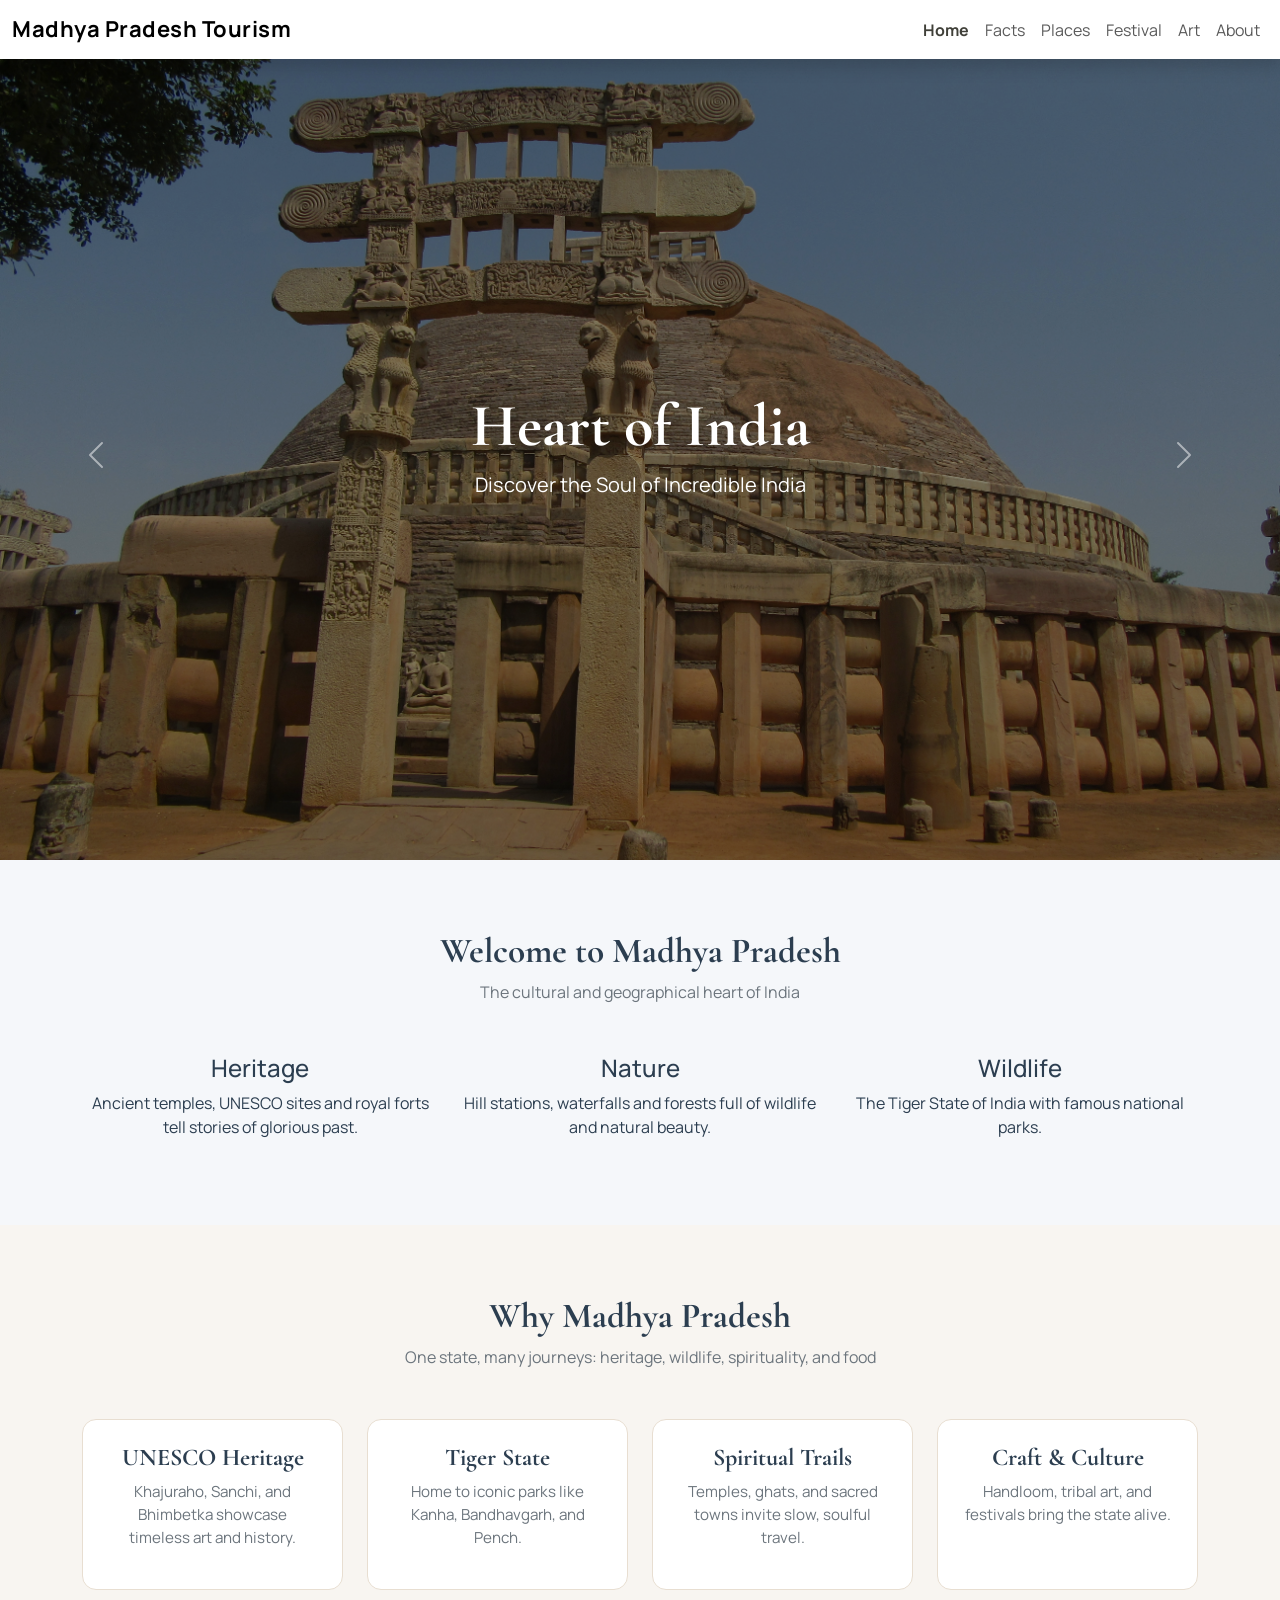
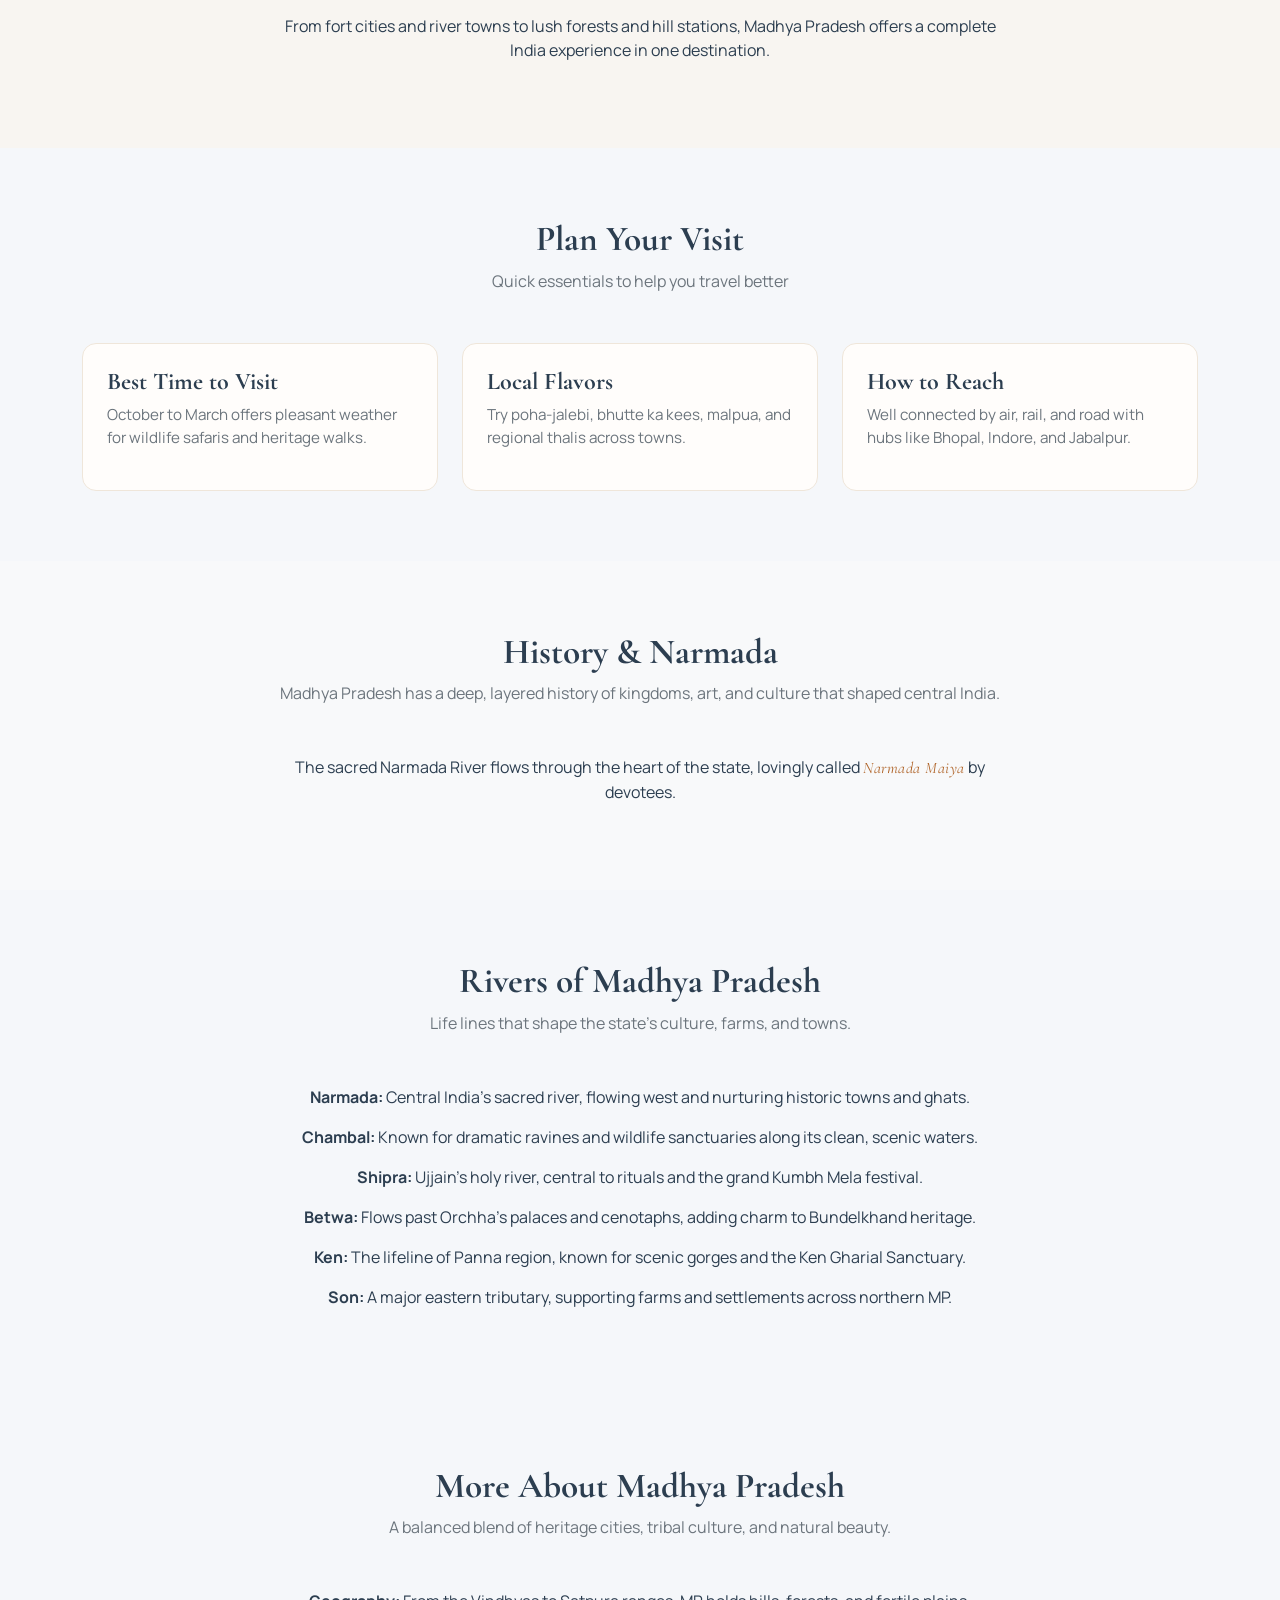
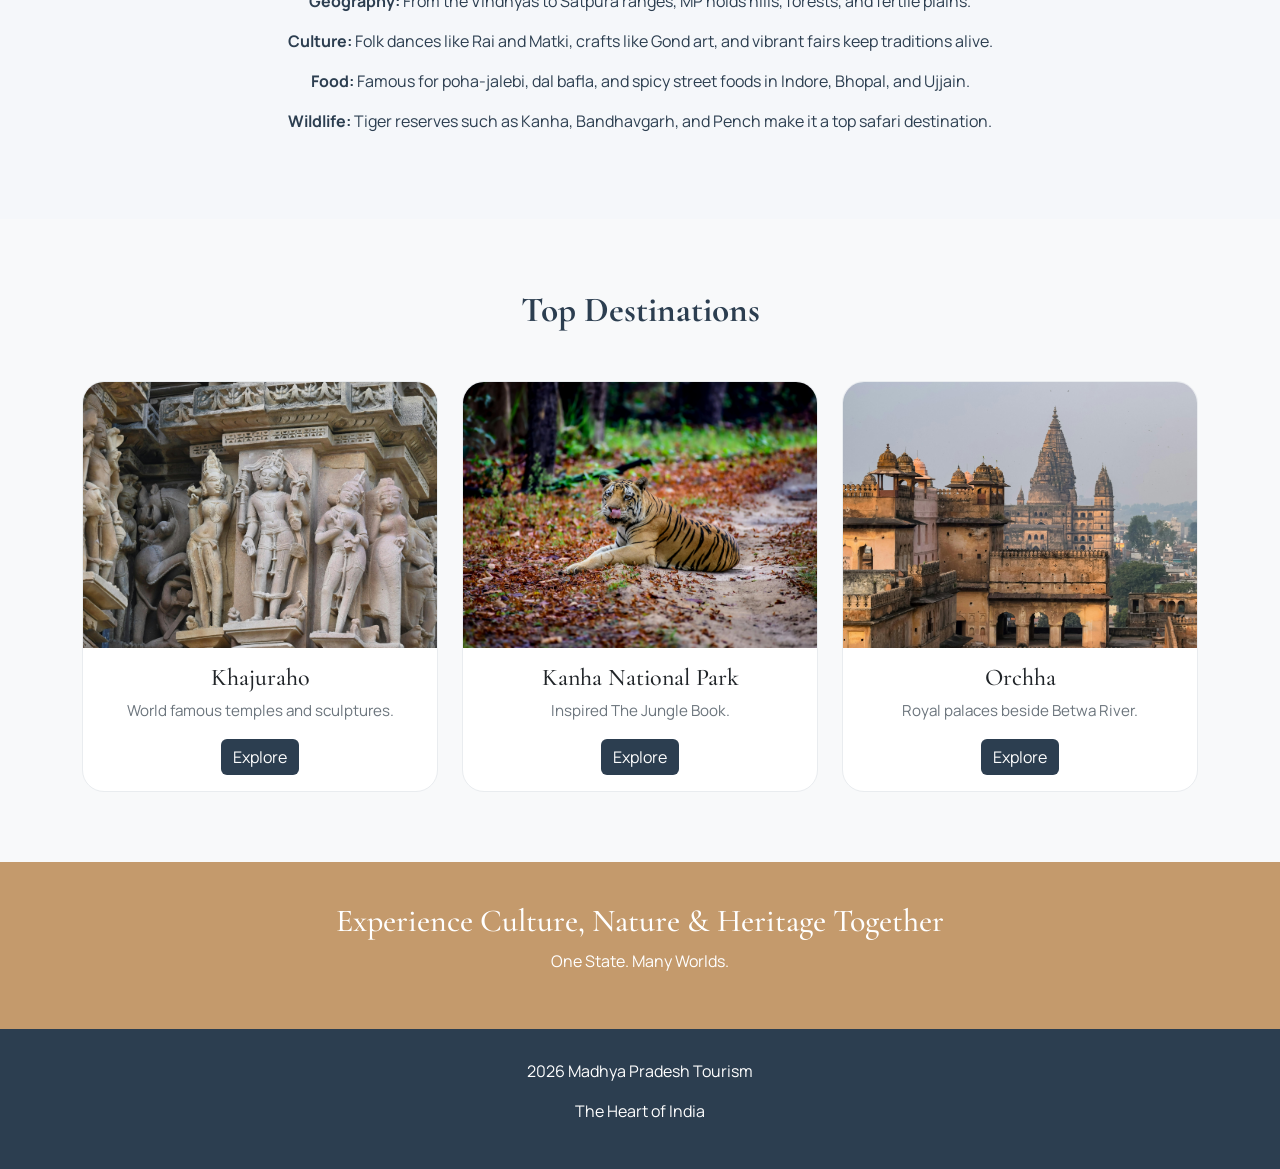
<file: index.html>
﻿<!DOCTYPE html>
<html lang="en">

<head>
    <meta charset="UTF-8">
    <meta name="viewport" content="width=device-width, initial-scale=1.0">
    <title>Madhya Pradesh Tourism</title>
    <link href="https://cdn.jsdelivr.net/npm/bootstrap@5.3.0/dist/css/bootstrap.min.css" rel="stylesheet">
    <link
        href="https://fonts.googleapis.com/css2?family=Cormorant+Garamond:wght@400;600;700&family=Manrope:wght@300;400;600;700&display=swap"
        rel="stylesheet">
    <style>
        :root {
            --paper: #f5f7fa;
            --ink: #2c3e50;
            --muted: #6c757d;
            --accent: #2c3e50;
            --soft: #e9ecef;
            --card: #ffffff;
        }

        body {
            font-family: "Manrope", sans-serif;
            color: var(--ink);
            background: var(--paper);
        }

        body {
            padding-top: 50px;
        }

        h1,
        h2,
        h3 {
            font-family: "Cormorant Garamond", serif;
        }

        /* NAVBAR */
        .navbar {
            background: white;
            box-shadow: 0 2px 10px rgba(0, 0, 0, .1);
        }

        .navbar-brand {
            font-weight: 700;
            letter-spacing: 0.5px;
            font-size: 22px;
        }

        .nav-link.active {
            font-weight: bold;
            color: #404039 !important;
        }


        /* CAROUSEL */
        .carousel-item {
            height: auto;
            min-height: 400px;
        }

        .carousel-item img {
            height: auto;
            object-fit: cover;
            filter: brightness(.55);
        }

        .carousel-caption {
            bottom: 40%;
        }

        .carousel-caption h1 {
            font-size: 60px;
            font-weight: 800;
        }

        .carousel-caption p {
            font-size: 20px;
        }

        /* SECTION */
        .section {
            padding: 70px 0;
        }

        .section-title {
            text-align: center;
            margin-bottom: 50px;
        }

        .section-title h2 {
            font-weight: 700;
            font-size: 2.2rem;
        }

        .section-title p {
            color: var(--muted);
        }

        /* CARDS */
        .card {
            border: 1px solid #e9ecef;
            border-radius: 22px;
            overflow: hidden;
            transition: transform 0.2s ease, box-shadow 0.2s ease;
            background: var(--card);
            box-shadow: none;
        }

        .card:hover {
            transform: translateY(-4px);
            box-shadow: 0 20px 40px rgba(44, 62, 80, 0.12);
        }

        .card {
            height: 100%;
            display: flex;
            flex-direction: column;
        }

        .card-body {
            flex-grow: 1;
        }


        .btn-custom {
            background: #2c3e50;
            color: white;
            border: none;
        }

        .card-body h5,
        .highlight-card h5,
        .info-card h5 {
            font-family: "Cormorant Garamond", serif;
            font-size: 1.5rem;
        }

        .card-body p,
        .highlight-card p,
        .info-card p {
            color: var(--muted);
            font-size: 0.95rem;
        }

        /* HIGHLIGHTS */
        .highlights {
            background: #f8f5f1;
        }

        .highlight-card {
            border: 1px solid #e8ded1;
            border-radius: 14px;
            padding: 24px;
            height: 100%;
            background: var(--card);
        }

        .highlight-card h5 {
            font-weight: 700;
        }

        /* INFO CARDS */
        .info-card {
            border: 1px solid #efe6da;
            border-radius: 14px;
            padding: 24px;
            background: #fffdfb;
            height: 100%;
        }

        .info-card h5 {
            font-weight: 700;
        }

        .narmada {
            font-family: "Cormorant Garamond", serif;
            font-style: italic;
            letter-spacing: 0.5px;
            color: #b0652a;
        }

        /* HERO INFO STRIP */
        .info-strip {
            background: #c49a6c;
            color: white;
            padding: 40px 0;
            text-align: center;
        }

        /* FOOTER */
        footer {
            background: #2c3e50;
            color: white;
            padding: 30px 0;
            text-align: center;
        }

        .card img {
            transition: transform 0.3s ease;

            width: 100%;
            aspect-ratio: 4 / 3;
            /* keeps same shape */
            object-fit: cover;
        }

        .card:hover img {
            transform: scale(1.05);
        }


        /* MOBILE FIX */
        /* HERO FIX FOR ALL SCREENS */
        .carousel-item img {
            width: 100%;
            height: 90vh;
            object-fit: cover;
        }

        /* MOBILE OPTIMIZATION */
        @media (max-width: 768px) {

            .carousel-item img {
                height: 55vh;
            }

            .carousel-caption {
                bottom: 20%;
            }

            .carousel-caption h1 {
                font-size: 28px;
            }

            .carousel-caption p {
                font-size: 14px;
            }


            .card img {
                height: 180px;
            }

            .card img {
                aspect-ratio: 1 / 1;
            }


        }

        /* TABLET */
        @media (max-width: 992px) {
            .carousel-item img {
                height: 70vh;
            }
        }
        .card img {
    border-radius: 12px 12px 0 0;
}
    </style>
</head>

<body>
    <!-- NAVBAR -->
    <nav class="navbar navbar-expand-lg fixed-top bg-white shadow">
        <div class="container-fluid">

            <a class="navbar-brand" href="index.html">Madhya Pradesh Tourism</a>

            <!-- TOGGLER BUTTON -->
            <button class="navbar-toggler" type="button" data-bs-toggle="collapse" data-bs-target="#navbarNav">

                <span class="navbar-toggler-icon"></span>
            </button>

            <!-- COLLAPSIBLE MENU -->
            <div class="collapse navbar-collapse" id="navbarNav">
                <div class="navbar-nav ms-auto">

                    <a class="nav-link active" href="index.html">Home</a>
                    <a class="nav-link" href="facts.html">Facts</a>
                    <a class="nav-link" href="places.html">Places</a>
                    <a class="nav-link" href="festival.html">Festival</a>
                    <a class="nav-link" href="arts.html">Art</a>
                    <a class="nav-link" href="about.html">About</a>

                </div>
            </div>

        </div>
    </nav>


    <!-- CAROUSEL -->
    <div id="heroCarousel" class="carousel slide" data-bs-ride="carousel">
        <div class="carousel-inner">
            <div class="carousel-item active">
                <img src="images/ameena-tasneem-uT3yN3WqHnM-unsplash.jpg" class="d-block w-100">
                <div class="carousel-caption">
                    <h1>Heart of India</h1>
                    <p>Discover the Soul of Incredible India</p>
                </div>
            </div>
            <div class="carousel-item">
                <img src="images/whitetiger.jpg" class="d-block w-100">
                <div class="carousel-caption">
                    <h1>Wild & Beautiful</h1>
                    <p>Home of Tigers and Forests</p>
                </div>
            </div>
            <div class="carousel-item">
                <img src="images/gwalior fort.jpg" class="d-block w-100">
                <div class="carousel-caption">
                    <h1>Rich Heritage</h1>
                    <p>Temples, Forts & History</p>
                </div>
            </div>
        </div>
        <button class="carousel-control-prev" data-bs-target="#heroCarousel" data-bs-slide="prev">
            <span class="carousel-control-prev-icon"></span>
        </button>
        <button class="carousel-control-next" data-bs-target="#heroCarousel" data-bs-slide="next">
            <span class="carousel-control-next-icon"></span>
        </button>
    </div>
    <!-- ABOUT SECTION -->
    <section class="section">
        <div class="container">
            <div class="section-title">
                <h2>Welcome to Madhya Pradesh</h2>
                <p>The cultural and geographical heart of India</p>
            </div>
            <div class="row text-center">
                <div class="col-md-4">
                    <h4>Heritage</h4>
                    <p>Ancient temples, UNESCO sites and royal forts tell stories of glorious past.</p>
                </div>
                <div class="col-md-4">
                    <h4>Nature</h4>
                    <p>Hill stations, waterfalls and forests full of wildlife and natural beauty.</p>
                </div>
                <div class="col-md-4">
                    <h4>Wildlife</h4>
                    <p>The Tiger State of India with famous national parks.</p>
                </div>
            </div>
        </div>
    </section>
    <!-- MP TOURISM HIGHLIGHTS -->
    <section class="section highlights">
        <div class="container">
            <div class="section-title">
                <h2>Why Madhya Pradesh</h2>
                <p>One state, many journeys: heritage, wildlife, spirituality, and food</p>
            </div>
            <div class="row g-4">
                <div class="col-md-3">
                    <div class="highlight-card text-center">
                        <h5>UNESCO Heritage</h5>
                        <p>Khajuraho, Sanchi, and Bhimbetka showcase timeless art and history.</p>
                    </div>
                </div>
                <div class="col-md-3">
                    <div class="highlight-card text-center">
                        <h5>Tiger State</h5>
                        <p>Home to iconic parks like Kanha, Bandhavgarh, and Pench.</p>
                    </div>
                </div>
                <div class="col-md-3">
                    <div class="highlight-card text-center">
                        <h5>Spiritual Trails</h5>
                        <p>Temples, ghats, and sacred towns invite slow, soulful travel.</p>
                    </div>
                </div>
                <div class="col-md-3">
                    <div class="highlight-card text-center">
                        <h5>Craft & Culture</h5>
                        <p>Handloom, tribal art, and festivals bring the state alive.</p>
                    </div>
                </div>
            </div>
            <div class="row mt-4">
                <div class="col-lg-8 mx-auto text-center">
                    <p>From fort cities and river towns to lush forests and hill stations, Madhya Pradesh offers a
                        complete India experience in one destination.</p>
                </div>
            </div>
        </div>
    </section>
    <!-- TRAVEL ESSENTIALS -->
    <section class="section">
        <div class="container">
            <div class="section-title">
                <h2>Plan Your Visit</h2>
                <p>Quick essentials to help you travel better</p>
            </div>
            <div class="row g-4">
                <div class="col-md-4">
                    <div class="info-card">
                        <h5>Best Time to Visit</h5>
                        <p>October to March offers pleasant weather for wildlife safaris and heritage walks.</p>
                    </div>
                </div>
                <div class="col-md-4">
                    <div class="info-card">
                        <h5>Local Flavors</h5>
                        <p>Try poha-jalebi, bhutte ka kees, malpua, and regional thalis across towns.</p>
                    </div>
                </div>
                <div class="col-md-4">
                    <div class="info-card">
                        <h5>How to Reach</h5>
                        <p>Well connected by air, rail, and road with hubs like Bhopal, Indore, and Jabalpur.</p>
                    </div>
                </div>
            </div>
        </div>
    </section>
    <!-- HISTORY & NARMADA -->
    <section class="section bg-light">
        <div class="container">
            <div class="section-title">
                <h2>History & Narmada</h2>
                <p>Madhya Pradesh has a deep, layered history of kingdoms, art, and culture that shaped central India.
                </p>
            </div>
            <div class="row">
                <div class="col-lg-8 mx-auto text-center">
                    <p>The sacred Narmada River flows through the heart of the state, lovingly called <span
                            class="narmada">Narmada Maiya</span> by devotees.</p>
                </div>
            </div>
        </div>
    </section>
    <!-- RIVERS OF MADHYA PRADESH -->
    <section class="section">
        <div class="container">
            <div class="section-title">
                <h2>Rivers of Madhya Pradesh</h2>
                <p>Life lines that shape the state’s culture, farms, and towns.</p>
            </div>
            <div class="row">
                <div class="col-lg-10 mx-auto text-center">
                    <p><strong>Narmada:</strong> Central India’s sacred river, flowing west and nurturing historic towns
                        and ghats.</p>
                    <p><strong>Chambal:</strong> Known for dramatic ravines and wildlife sanctuaries along its clean,
                        scenic waters.</p>
                    <p><strong>Shipra:</strong> Ujjain’s holy river, central to rituals and the grand Kumbh Mela
                        festival.</p>
                    <p><strong>Betwa:</strong> Flows past Orchha’s palaces and cenotaphs, adding charm to Bundelkhand
                        heritage.</p>
                    <p><strong>Ken:</strong> The lifeline of Panna region, known for scenic gorges and the Ken Gharial
                        Sanctuary.</p>
                    <p><strong>Son:</strong> A major eastern tributary, supporting farms and settlements across northern
                        MP.</p>
                </div>
            </div>
        </div>
    </section>
    <!-- MORE ABOUT MADHYA PRADESH -->
    <section class="section">
        <div class="container">
            <div class="section-title">
                <h2>More About Madhya Pradesh</h2>
                <p>A balanced blend of heritage cities, tribal culture, and natural beauty.</p>
            </div>
            <div class="row">
                <div class="col-lg-10 mx-auto text-center">
                    <p><strong>Geography:</strong> From the Vindhyas to Satpura ranges, MP holds hills, forests, and
                        fertile plains.</p>
                    <p><strong>Culture:</strong> Folk dances like Rai and Matki, crafts like Gond art, and vibrant fairs
                        keep traditions alive.</p>
                    <p><strong>Food:</strong> Famous for poha-jalebi, dal bafla, and spicy street foods in Indore,
                        Bhopal, and Ujjain.</p>
                    <p><strong>Wildlife:</strong> Tiger reserves such as Kanha, Bandhavgarh, and Pench make it a top
                        safari destination.</p>
                </div>
            </div>
        </div>
    </section>
    <!-- TOP DESTINATIONS -->
    <section class="section bg-light">
        <div class="container">
            <div class="section-title">
                <h2>Top Destinations</h2>
            </div>
            <div class="row g-4">
                <div class="col-md-4">
                    <div class="card">
                        <img src="images/khajuraho.jpg">
                        <div class="card-body text-center">
                            <h5>Khajuraho</h5>
                            <p>World famous temples and sculptures.</p>
                            <button class="btn btn-custom">Explore</button>
                        </div>
                    </div>
                </div>
                <div class="col-md-4">
                    <div class="card">
                        <img src="images/kanhapark.jpg">
                        <div class="card-body text-center">
                            <h5>Kanha National Park</h5>
                            <p>Inspired The Jungle Book.</p>
                            <button class="btn btn-custom">Explore</button>
                        </div>
                    </div>
                </div>
                <div class="col-md-4">
                    <div class="card">
                        <img src="images/pexels-rsapmech-11473343 (1).jpg">
                        <div class="card-body text-center">
                            <h5>Orchha</h5>
                            <p>Royal palaces beside Betwa River.</p>
                            <button class="btn btn-custom">Explore</button>
                        </div>
                    </div>
                </div>

            </div>
        </div>
    </section>
    <!-- INFO STRIP -->
    <section class="info-strip">
        <div class="container">
            <h2>Experience Culture, Nature & Heritage Together</h2>
            <p>One State. Many Worlds.</p>
        </div>
    </section>
    <!-- FOOTER -->
    <footer>
        <p>2026 Madhya Pradesh Tourism</p>
        <p>The Heart of India</p>
    </footer>
    <script src="https://cdn.jsdelivr.net/npm/bootstrap@5.3.0/dist/js/bootstrap.bundle.min.js"></script>

</body>
</file>
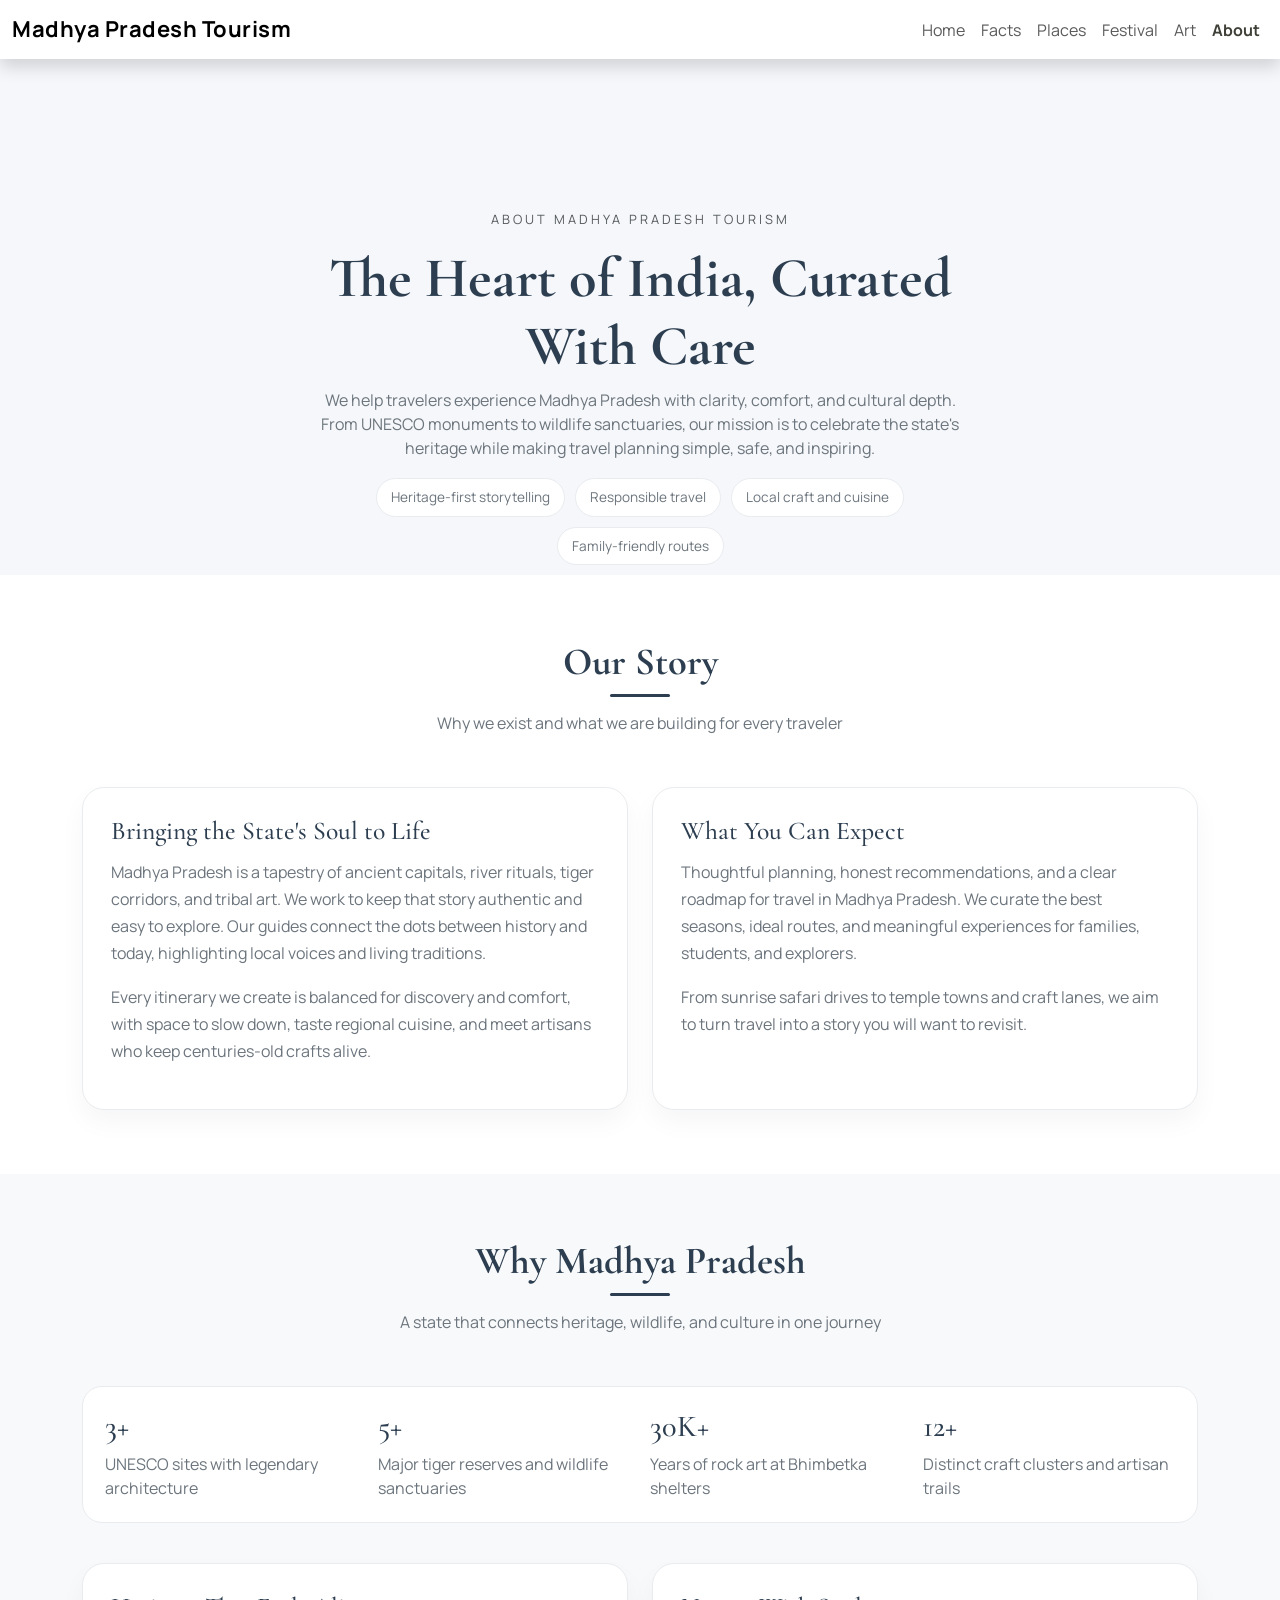
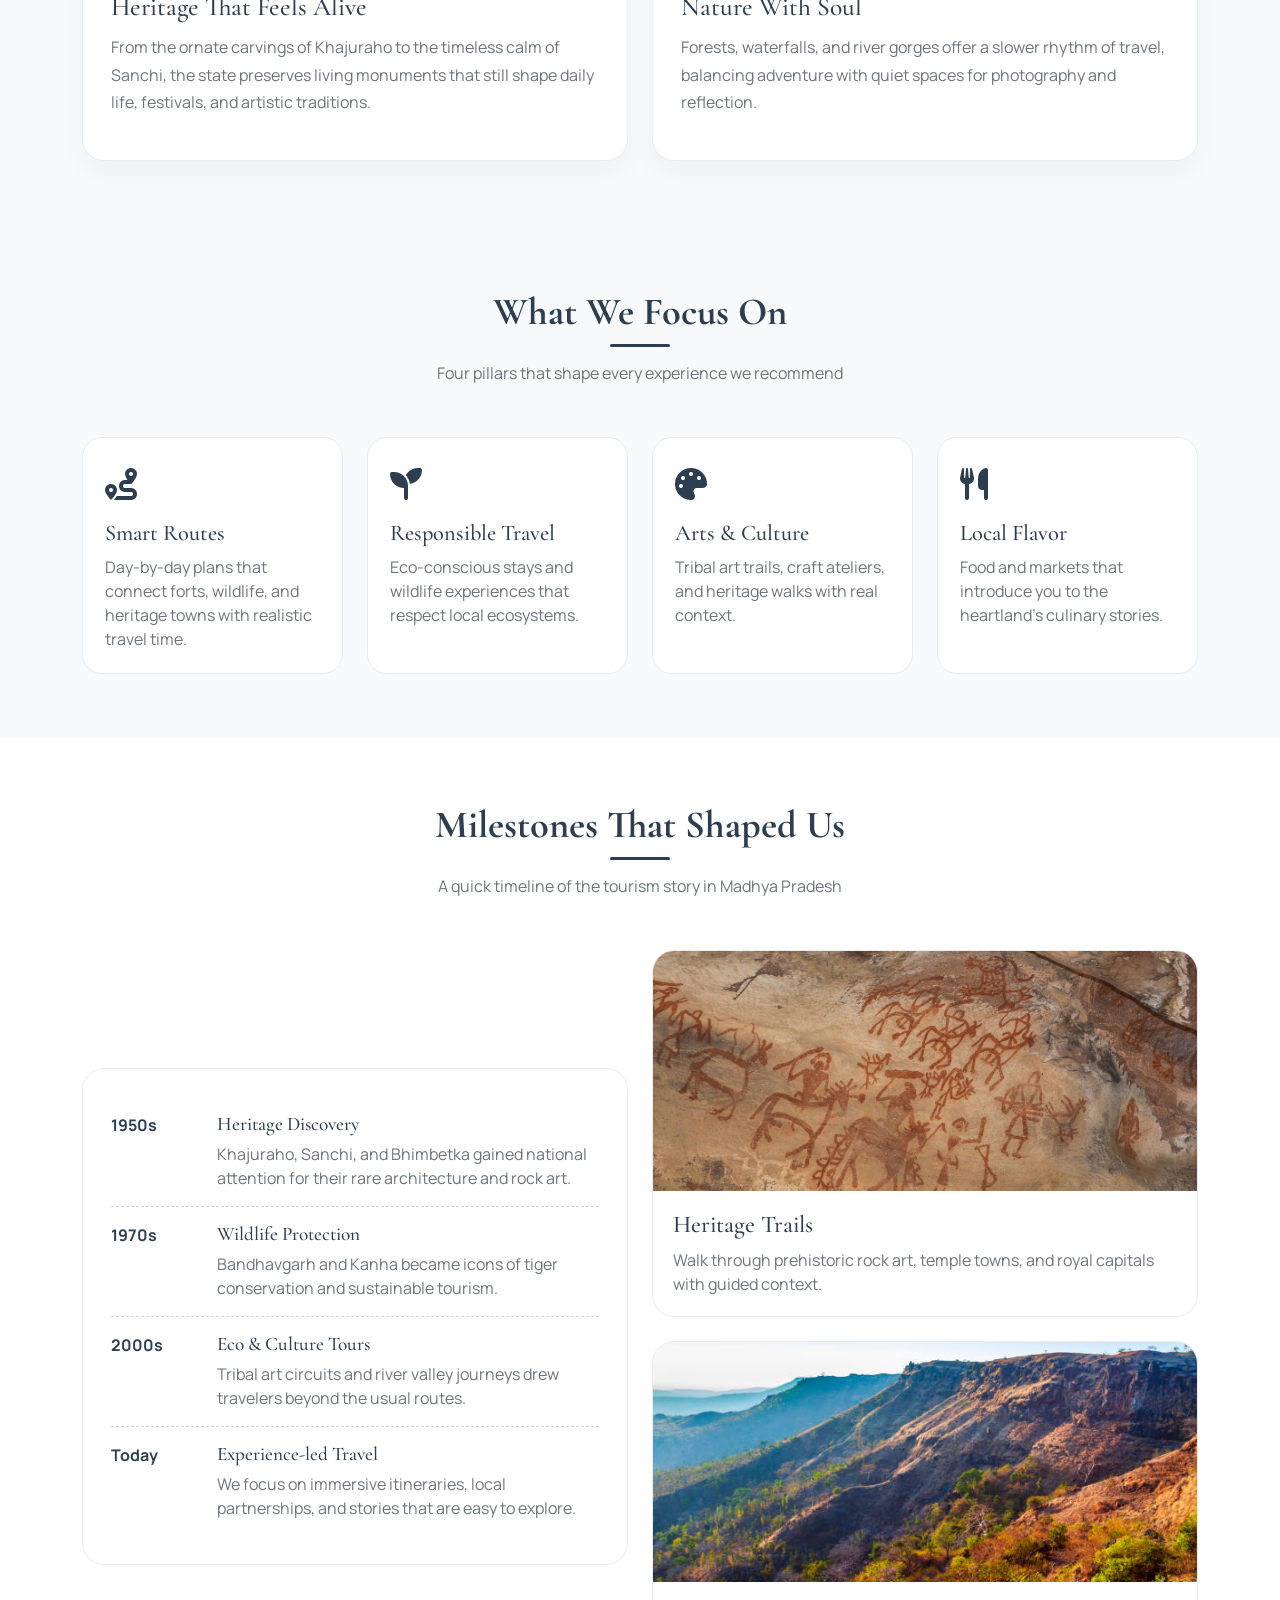
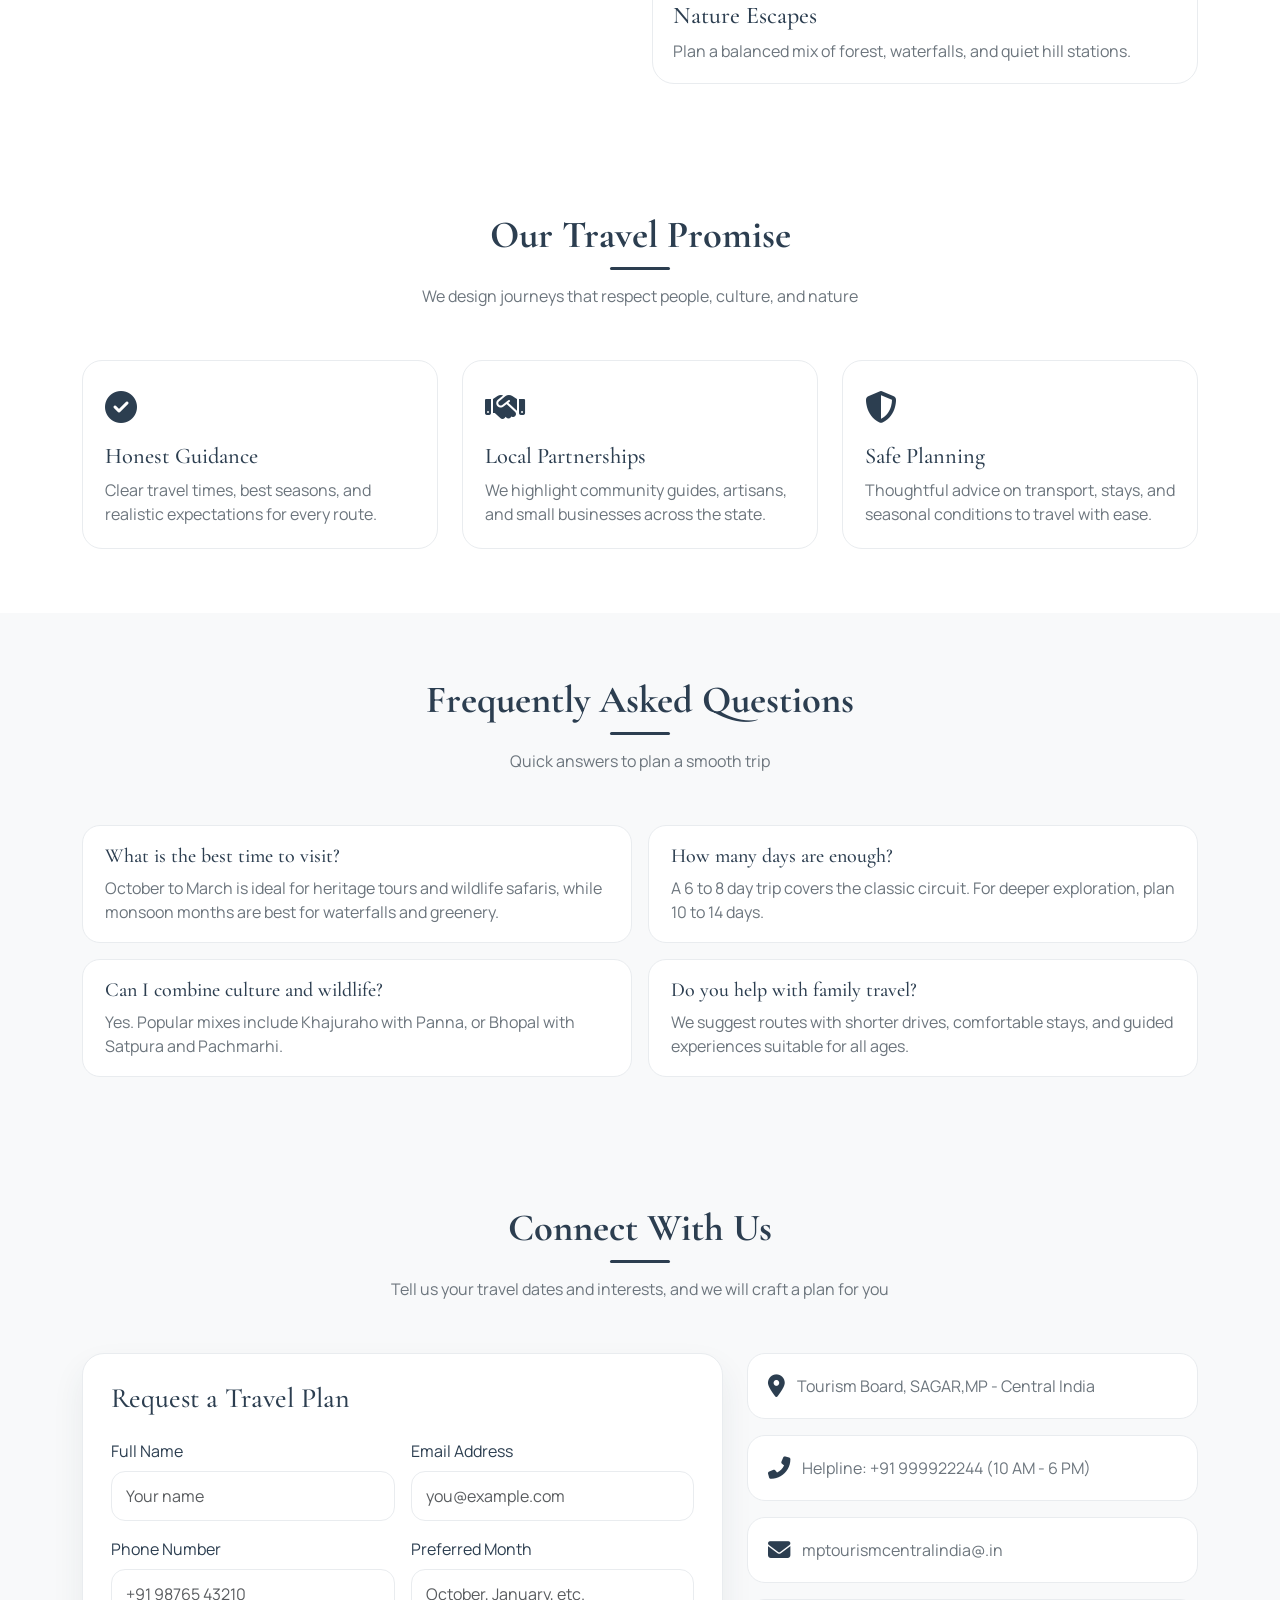
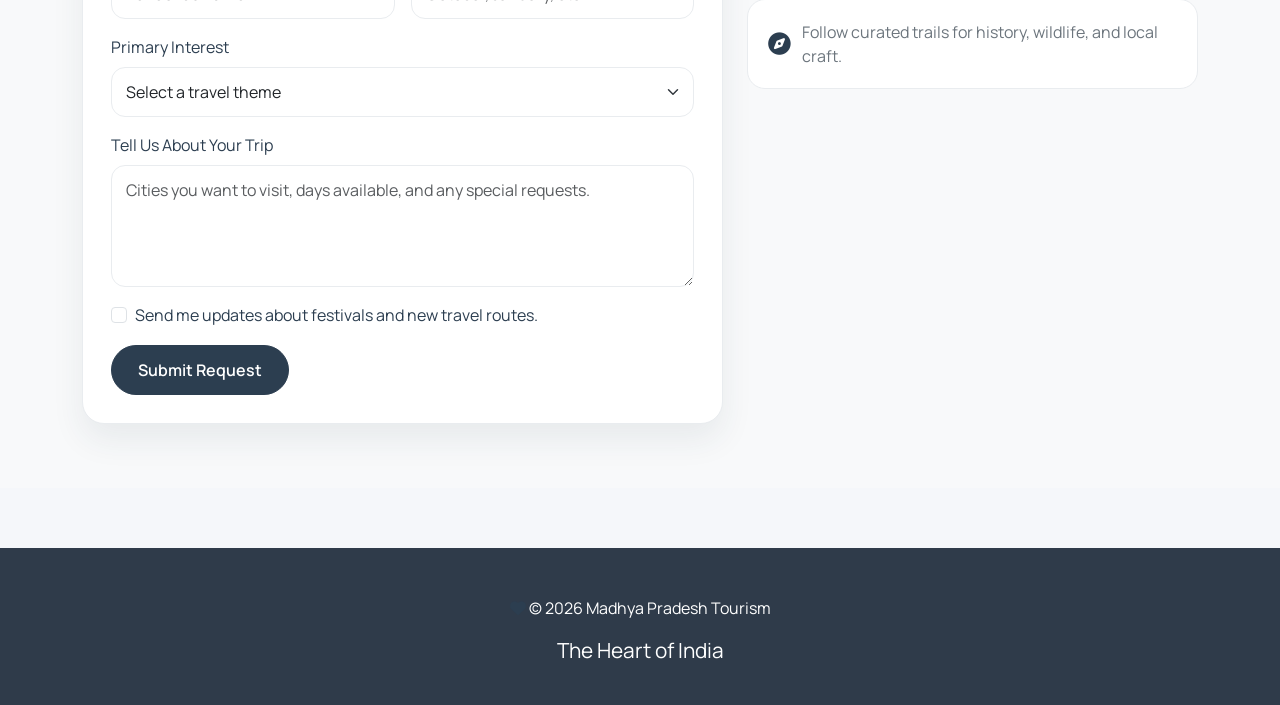
<file: about.html>
<!DOCTYPE html>
<html lang="en">

<head>
    <meta charset="UTF-8">
    <meta name="viewport" content="width=device-width, initial-scale=1.0">
    <title>About - Madhya Pradesh Tourism</title>

    <link href="https://cdn.jsdelivr.net/npm/bootstrap@5.3.0/dist/css/bootstrap.min.css" rel="stylesheet">
    <link
        href="https://fonts.googleapis.com/css2?family=Cormorant+Garamond:wght@400;600;700&family=Manrope:wght@300;400;600;700&display=swap"
        rel="stylesheet">
    <link rel="stylesheet" href="https://cdnjs.cloudflare.com/ajax/libs/font-awesome/6.4.0/css/all.min.css">

    <style>
        :root {
            --paper: #f5f7fa;
            --ink: #2c3e50;
            --muted: #6c757d;
            --accent: #2c3e50;
            --accent-dark: #2c3e50;
            --soft: #e9ecef;
            --card: #ffffff;
            --primary-color: #2c3e50;
            --secondary-color: #6c757d;
            --light-bg: #f8f9fa;
        }

        * {
            box-sizing: border-box;
        }

        html {
            scroll-behavior: smooth;
        }

        body {
            font-family: "Manrope", sans-serif;
            color: var(--ink);
            background: var(--paper);
            min-height: 100vh;
        }

        h1,
        h2,
        h3,
        h4,
        h5,
        h6 {
            font-family: "Cormorant Garamond", serif;
        }

        .navbar {
            background: white;
            box-shadow: 0 2px 10px rgba(0, 0, 0, .1);
        }

        .navbar-brand {
            font-weight: 700;
            letter-spacing: 0.5px;
            font-size: 22px;
        }

        .nav-link.active {
            font-weight: bold;
            color: #404039 !important;
        }

        .page-intro {
            margin-top: 92px;
            padding: 48px 0 10px;
        }

        .intro-title {
            font-size: clamp(2.4rem, 4.4vw, 3.6rem);
            font-weight: 700;
        }

        .intro-text {
            color: var(--muted);
            max-width: 760px;
        }

        .intro-badges {
            display: flex;
            flex-wrap: wrap;
            gap: 10px;
            margin-top: 18px;
        }

        .intro-badge {
            background: var(--card);
            border: 1px solid var(--soft);
            padding: 8px 14px;
            border-radius: 999px;
            font-size: 0.85rem;
            color: var(--muted);
        }

        .section-container {
            padding: 64px 0;
        }

        .section-light {
            background: white;
        }

        .section-dark {
            background: var(--light-bg);
        }

        .section-header {
            text-align: center;
            margin-bottom: 52px;
        }

        .section-header h2 {
            font-size: 2.4rem;
            font-weight: 700;
            color: var(--ink);
            display: inline-block;
            position: relative;
        }

        .section-header h2::after {
            content: "";
            position: absolute;
            bottom: -12px;
            left: 50%;
            transform: translateX(-50%);
            width: 60px;
            height: 3px;
            background: var(--primary-color);
            border-radius: 2px;
        }

        .section-header p {
            font-size: 1rem;
            color: var(--muted);
            margin-top: 18px;
        }

        .story-card {
            background: var(--card);
            border: 1px solid var(--soft);
            border-radius: 22px;
            padding: 28px;
            height: 100%;
            box-shadow: 0 12px 26px rgba(0, 0, 0, 0.04);
        }

        .story-card h3 {
            font-size: 1.6rem;
            margin-bottom: 12px;
        }

        .story-card p {
            color: var(--muted);
            line-height: 1.7;
        }

        .highlight-card {
            background: var(--card);
            border: 1px solid var(--soft);
            border-radius: 20px;
            padding: 22px;
            height: 100%;
            transition: transform 0.2s ease, box-shadow 0.2s ease;
        }

        .highlight-card:hover {
            transform: translateY(-4px);
            box-shadow: 0 20px 40px rgba(44, 62, 80, 0.12);
        }

        .highlight-icon {
            font-size: 2rem;
            color: var(--primary-color);
            margin-bottom: 12px;
        }

        .highlight-card h4 {
            font-size: 1.4rem;
            margin-bottom: 8px;
        }

        .highlight-card p {
            color: var(--muted);
            margin-bottom: 0;
        }

        .timeline {
            background: var(--card);
            border: 1px solid var(--soft);
            border-radius: 22px;
            padding: 28px;
        }

        .timeline-item {
            display: flex;
            gap: 16px;
            padding: 16px 0;
            border-bottom: 1px dashed #d0d7de;
        }

        .timeline-item:last-child {
            border-bottom: none;
        }

        .timeline-year {
            min-width: 90px;
            font-weight: 700;
            color: var(--ink);
        }

        .timeline-body h5 {
            margin-bottom: 6px;
            font-size: 1.2rem;
        }

        .timeline-body p {
            margin: 0;
            color: var(--muted);
        }

        .media-card {
            background: var(--card);
            border: 1px solid var(--soft);
            border-radius: 22px;
            overflow: hidden;
            height: 100%;
        }

        .media-card img {
            width: 100%;
            height: 240px;
            object-fit: cover;
            display: block;
        }

        .media-card .media-body {
            padding: 20px;
        }

        .media-card .media-body h4 {
            margin-bottom: 8px;
        }

        .media-card .media-body p {
            color: var(--muted);
            margin-bottom: 0;
        }

        .form-card {
            background: var(--card);
            border: 1px solid var(--soft);
            border-radius: 22px;
            padding: 28px;
            box-shadow: 0 16px 32px rgba(44, 62, 80, 0.08);
        }

        .form-control,
        .form-select {
            border-radius: 14px;
            border: 1px solid var(--soft);
            padding: 12px 14px;
        }

        .form-control:focus,
        .form-select:focus {
            border-color: var(--primary-color);
            box-shadow: 0 0 0 0.2rem rgba(44, 62, 80, 0.15);
        }

        .btn-primary {
            background: var(--primary-color);
            border-color: var(--primary-color);
            border-radius: 999px;
            padding: 12px 26px;
            font-weight: 600;
        }

        .contact-card {
            background: var(--card);
            border: 1px solid var(--soft);
            border-radius: 18px;
            padding: 20px;
            display: flex;
            gap: 12px;
            align-items: center;
        }

        .contact-card i {
            font-size: 1.4rem;
            color: var(--primary-color);
        }

        .contact-card p {
            margin: 0;
            color: var(--muted);
        }

        .stats-strip {
            background: var(--card);
            border: 1px solid var(--soft);
            border-radius: 20px;
            padding: 22px;
            display: grid;
            gap: 20px;
            grid-template-columns: repeat(4, 1fr);
        }

        .stat-item h3 {
            font-size: 1.9rem;
            margin-bottom: 6px;
        }

        .stat-item p {
            margin: 0;
            color: var(--muted);
        }

        .faq-item {
            background: var(--card);
            border: 1px solid var(--soft);
            border-radius: 18px;
            padding: 18px 22px;
        }

        .faq-item h5 {
            margin-bottom: 8px;
        }

        .faq-item p {
            margin: 0;
            color: var(--muted);
        }

        .footer {
            background: #2f3b4a;
            color: white;
            padding: 40px 0 30px;
            text-align: center;
            margin-top: 60px;
        }

        .footer p {
            margin: 8px 0;
            font-size: 1rem;
        }

        @media (max-width: 992px) {
            .page-intro {
                margin-top: 84px;
            }

            .timeline-item {
                flex-direction: column;
            }

            .timeline-year {
                min-width: unset;
            }

            .stats-strip {
                grid-template-columns: repeat(2, 1fr);
            }
        }

        @media (max-width: 576px) {
            .stats-strip {
                grid-template-columns: 1fr;
            }
        }

        /* MOBILE RESPONSIVE IMPROVEMENTS */
        @media (max-width: 768px) {

            /* INTRO SECTION */
            .page-intro {
                margin-top: 80px;
                padding: 30px 15px;
            }

            .intro-title {
                font-size: 2rem;
            }

            .intro-text {
                font-size: 14px;
            }

            /* SECTION SPACING */
            .section-container {
                padding: 40px 15px;
            }

            /* STORY CARDS */
            .story-card {
                padding: 20px;
            }

            /* MEDIA CARDS (IMAGES) */
            .media-card img {
                height: 180px;
            }

            /* TIMELINE */
            .timeline-item {
                flex-direction: column;
                gap: 6px;
            }

            /* FORM */
            .form-card {
                padding: 20px;
            }

            /* CONTACT CARDS */
            .contact-card {
                flex-direction: column;
                text-align: center;
            }

        }
    </style>
</head>

<body>

    <nav class="navbar navbar-expand-lg fixed-top bg-white shadow">
        <div class="container-fluid">

            <a class="navbar-brand" href="index.html">Madhya Pradesh Tourism</a>

            <!-- TOGGLER BUTTON -->
            <button class="navbar-toggler" type="button" data-bs-toggle="collapse" data-bs-target="#navbarNav">

                <span class="navbar-toggler-icon"></span>
            </button>

            <!-- COLLAPSIBLE MENU -->
            <div class="collapse navbar-collapse" id="navbarNav">
                <div class="navbar-nav ms-auto">

                    <a class="nav-link " href="index.html">Home</a>
                    <a class="nav-link" href="facts.html">Facts</a>
                    <a class="nav-link" href="places.html">Places</a>
                    <a class="nav-link" href="festival.html">Festival</a>
                    <a class="nav-link" href="arts.html">Art</a>
                    <a class="nav-link active" href="about.html">About</a>

                </div>
            </div>

        </div>
    </nav>

    <div style="height:70px;"></div>

    <section class="page-intro">
        <div class="container">
            <div class="row align-items-center g-4">
                <div class="col-lg-7 text-center mx-auto">
                    <p class="text-uppercase text-muted" style="letter-spacing: 3px; font-size: 0.8rem;">About Madhya
                        Pradesh Tourism</p>
                    <h1 class="intro-title">The Heart of India, Curated With Care</h1>
                    <p class="intro-text">We help travelers experience Madhya Pradesh with clarity, comfort, and
                        cultural depth. From UNESCO monuments to wildlife sanctuaries, our mission is to celebrate the
                        state's heritage while making travel planning simple, safe, and inspiring.</p>
                    <div class="intro-badges justify-content-center">
                        <span class="intro-badge">Heritage-first storytelling</span>
                        <span class="intro-badge">Responsible travel</span>
                        <span class="intro-badge">Local craft and cuisine</span>
                        <span class="intro-badge">Family-friendly routes</span>
                    </div>
                </div>

            </div>
        </div>
    </section>

    <section class="section-container section-light">
        <div class="container">
            <div class="section-header">
                <h2>Our Story</h2>
                <p>Why we exist and what we are building for every traveler</p>
            </div>
            <div class="row g-4">
                <div class="col-lg-6">
                    <div class="story-card">
                        <h3>Bringing the State's Soul to Life</h3>
                        <p>Madhya Pradesh is a tapestry of ancient capitals, river rituals, tiger corridors, and tribal
                            art. We work to keep that story authentic and easy to explore. Our guides connect the dots
                            between history and today, highlighting local voices and living traditions.</p>
                        <p>Every itinerary we create is balanced for discovery and comfort, with space to slow down,
                            taste regional cuisine, and meet artisans who keep centuries-old crafts alive.</p>
                    </div>
                </div>
                <div class="col-lg-6">
                    <div class="story-card">
                        <h3>What You Can Expect</h3>
                        <p>Thoughtful planning, honest recommendations, and a clear roadmap for travel in Madhya
                            Pradesh. We curate the best seasons, ideal routes, and meaningful experiences for families,
                            students, and explorers.</p>
                        <p>From sunrise safari drives to temple towns and craft lanes, we aim to turn travel into a
                            story you will want to revisit.</p>
                    </div>
                </div>
            </div>
        </div>
    </section>

    <section class="section-container section-dark">
        <div class="container">
            <div class="section-header">
                <h2>Why Madhya Pradesh</h2>
                <p>A state that connects heritage, wildlife, and culture in one journey</p>
            </div>
            <div class="stats-strip">
                <div class="stat-item">
                    <h3>3+</h3>
                    <p>UNESCO sites with legendary architecture</p>
                </div>
                <div class="stat-item">
                    <h3>5+</h3>
                    <p>Major tiger reserves and wildlife sanctuaries</p>
                </div>
                <div class="stat-item">
                    <h3>30K+</h3>
                    <p>Years of rock art at Bhimbetka shelters</p>
                </div>
                <div class="stat-item">
                    <h3>12+</h3>
                    <p>Distinct craft clusters and artisan trails</p>
                </div>
            </div>
            <div class="row g-4 mt-3">
                <div class="col-lg-6">
                    <div class="story-card">
                        <h3>Heritage That Feels Alive</h3>
                        <p>From the ornate carvings of Khajuraho to the timeless calm of Sanchi, the state preserves
                            living monuments that still shape daily life, festivals, and artistic traditions.</p>
                    </div>
                </div>
                <div class="col-lg-6">
                    <div class="story-card">
                        <h3>Nature With Soul</h3>
                        <p>Forests, waterfalls, and river gorges offer a slower rhythm of travel, balancing adventure
                            with quiet spaces for photography and reflection.</p>
                    </div>
                </div>
            </div>
        </div>
    </section>

    <section class="section-container section-dark">
        <div class="container">
            <div class="section-header">
                <h2>What We Focus On</h2>
                <p>Four pillars that shape every experience we recommend</p>
            </div>
            <div class="row g-4">
                <div class="col-md-6 col-lg-3">
                    <div class="highlight-card">
                        <div class="highlight-icon"><i class="fas fa-route"></i></div>
                        <h4>Smart Routes</h4>
                        <p>Day-by-day plans that connect forts, wildlife, and heritage towns with realistic travel time.
                        </p>
                    </div>
                </div>
                <div class="col-md-6 col-lg-3">
                    <div class="highlight-card">
                        <div class="highlight-icon"><i class="fas fa-seedling"></i></div>
                        <h4>Responsible Travel</h4>
                        <p>Eco-conscious stays and wildlife experiences that respect local ecosystems.</p>
                    </div>
                </div>
                <div class="col-md-6 col-lg-3">
                    <div class="highlight-card">
                        <div class="highlight-icon"><i class="fas fa-palette"></i></div>
                        <h4>Arts & Culture</h4>
                        <p>Tribal art trails, craft ateliers, and heritage walks with real context.</p>
                    </div>
                </div>
                <div class="col-md-6 col-lg-3">
                    <div class="highlight-card">
                        <div class="highlight-icon"><i class="fas fa-utensils"></i></div>
                        <h4>Local Flavor</h4>
                        <p>Food and markets that introduce you to the heartland's culinary stories.</p>
                    </div>
                </div>
            </div>
        </div>
    </section>

    <section class="section-container section-light">
        <div class="container">
            <div class="section-header">
                <h2>Milestones That Shaped Us</h2>
                <p>A quick timeline of the tourism story in Madhya Pradesh</p>
            </div>
            <div class="row g-4 align-items-center">
                <div class="col-lg-6">
                    <div class="timeline">
                        <div class="timeline-item">
                            <div class="timeline-year">1950s</div>
                            <div class="timeline-body">
                                <h5>Heritage Discovery</h5>
                                <p>Khajuraho, Sanchi, and Bhimbetka gained national attention for their rare
                                    architecture and rock art.</p>
                            </div>
                        </div>
                        <div class="timeline-item">
                            <div class="timeline-year">1970s</div>
                            <div class="timeline-body">
                                <h5>Wildlife Protection</h5>
                                <p>Bandhavgarh and Kanha became icons of tiger conservation and sustainable tourism.</p>
                            </div>
                        </div>
                        <div class="timeline-item">
                            <div class="timeline-year">2000s</div>
                            <div class="timeline-body">
                                <h5>Eco & Culture Tours</h5>
                                <p>Tribal art circuits and river valley journeys drew travelers beyond the usual routes.
                                </p>
                            </div>
                        </div>
                        <div class="timeline-item">
                            <div class="timeline-year">Today</div>
                            <div class="timeline-body">
                                <h5>Experience-led Travel</h5>
                                <p>We focus on immersive itineraries, local partnerships, and stories that are easy to
                                    explore.</p>
                            </div>
                        </div>
                    </div>
                </div>
                <div class="col-lg-6">
                    <div class="row g-4">
                        <div class="col-12">
                            <div class="media-card">
                                <img src="images/bhimbedka.jpg" alt="Bhimbetka rock shelters">
                                <div class="media-body">
                                    <h4>Heritage Trails</h4>
                                    <p>Walk through prehistoric rock art, temple towns, and royal capitals with guided
                                        context.</p>
                                </div>
                            </div>
                        </div>
                        <div class="col-12">
                            <div class="media-card">
                                <img src="images/pachmarhi.jpg" alt="Pachmarhi hill station">
                                <div class="media-body">
                                    <h4>Nature Escapes</h4>
                                    <p>Plan a balanced mix of forest, waterfalls, and quiet hill stations.</p>
                                </div>
                            </div>
                        </div>
                    </div>
                </div>
            </div>
        </div>
    </section>

    <section class="section-container section-light">
        <div class="container">
            <div class="section-header">
                <h2>Our Travel Promise</h2>
                <p>We design journeys that respect people, culture, and nature</p>
            </div>
            <div class="row g-4">
                <div class="col-md-6 col-lg-4">
                    <div class="highlight-card">
                        <div class="highlight-icon"><i class="fas fa-check-circle"></i></div>
                        <h4>Honest Guidance</h4>
                        <p>Clear travel times, best seasons, and realistic expectations for every route.</p>
                    </div>
                </div>
                <div class="col-md-6 col-lg-4">
                    <div class="highlight-card">
                        <div class="highlight-icon"><i class="fas fa-handshake"></i></div>
                        <h4>Local Partnerships</h4>
                        <p>We highlight community guides, artisans, and small businesses across the state.</p>
                    </div>
                </div>
                <div class="col-md-6 col-lg-4">
                    <div class="highlight-card">
                        <div class="highlight-icon"><i class="fas fa-shield-alt"></i></div>
                        <h4>Safe Planning</h4>
                        <p>Thoughtful advice on transport, stays, and seasonal conditions to travel with ease.</p>
                    </div>
                </div>
            </div>
        </div>
    </section>

    <section class="section-container section-dark">
        <div class="container">
            <div class="section-header">
                <h2>Frequently Asked Questions</h2>
                <p>Quick answers to plan a smooth trip</p>
            </div>
            <div class="row g-3">
                <div class="col-lg-6">
                    <div class="faq-item">
                        <h5>What is the best time to visit?</h5>
                        <p>October to March is ideal for heritage tours and wildlife safaris, while monsoon months are
                            best for waterfalls and greenery.</p>
                    </div>
                </div>
                <div class="col-lg-6">
                    <div class="faq-item">
                        <h5>How many days are enough?</h5>
                        <p>A 6 to 8 day trip covers the classic circuit. For deeper exploration, plan 10 to 14 days.</p>
                    </div>
                </div>
                <div class="col-lg-6">
                    <div class="faq-item">
                        <h5>Can I combine culture and wildlife?</h5>
                        <p>Yes. Popular mixes include Khajuraho with Panna, or Bhopal with Satpura and Pachmarhi.</p>
                    </div>
                </div>
                <div class="col-lg-6">
                    <div class="faq-item">
                        <h5>Do you help with family travel?</h5>
                        <p>We suggest routes with shorter drives, comfortable stays, and guided experiences suitable for
                            all ages.</p>
                    </div>
                </div>
            </div>
        </div>
    </section>

    <section class="section-container section-dark">
        <div class="container">
            <div class="section-header">
                <h2>Connect With Us</h2>
                <p>Tell us your travel dates and interests, and we will craft a plan for you</p>
            </div>
            <div class="row g-4">
                <div class="col-lg-7">
                    <div class="form-card">
                        <h3 class="mb-4">Request a Travel Plan</h3>
                        <form>
                            <div class="row g-3">
                                <div class="col-md-6">
                                    <label class="form-label" for="fullName">Full Name</label>
                                    <input type="text" class="form-control" id="fullName" placeholder="Your name">
                                </div>
                                <div class="col-md-6">
                                    <label class="form-label" for="email">Email Address</label>
                                    <input type="email" class="form-control" id="email" placeholder="you@example.com">
                                </div>
                                <div class="col-md-6">
                                    <label class="form-label" for="phone">Phone Number</label>
                                    <input type="tel" class="form-control" id="phone" placeholder="+91 98765 43210">
                                </div>
                                <div class="col-md-6">
                                    <label class="form-label" for="travelMonth">Preferred Month</label>
                                    <input type="text" class="form-control" id="travelMonth"
                                        placeholder="October, January, etc.">
                                </div>
                                <div class="col-12">
                                    <label class="form-label" for="interest">Primary Interest</label>
                                    <select class="form-select" id="interest">
                                        <option selected>Select a travel theme</option>
                                        <option>Heritage & History</option>
                                        <option>Wildlife Safaris</option>
                                        <option>Arts & Crafts</option>
                                        <option>Food & Culture</option>
                                        <option>Family Friendly</option>
                                        <option>Photography & Nature</option>
                                    </select>
                                </div>
                                <div class="col-12">
                                    <label class="form-label" for="message">Tell Us About Your Trip</label>
                                    <textarea class="form-control" id="message" rows="4"
                                        placeholder="Cities you want to visit, days available, and any special requests."></textarea>
                                </div>
                                <div class="col-12">
                                    <div class="form-check">
                                        <input class="form-check-input" type="checkbox" id="updates">
                                        <label class="form-check-label" for="updates">Send me updates about festivals
                                            and new travel routes.</label>
                                    </div>
                                </div>
                                <div class="col-12 d-flex justify-content-start">
                                    <button type="submit" class="btn btn-primary">Submit Request</button>
                                </div>
                            </div>
                        </form>
                    </div>
                </div>
                <div class="col-lg-5">
                    <div class="d-flex flex-column gap-3">
                        <div class="contact-card">
                            <i class="fas fa-map-marker-alt"></i>
                            <p>Tourism Board, SAGAR,MP - Central India</p>
                        </div>
                        <div class="contact-card">
                            <i class="fas fa-phone-alt"></i>
                            <p>Helpline: +91 999922244 (10 AM - 6 PM)</p>
                        </div>
                        <div class="contact-card">
                            <i class="fas fa-envelope"></i>
                            <p>mptourismcentralindia@.in</p>
                        </div>
                        <div class="contact-card">
                            <i class="fas fa-compass"></i>
                            <p>Follow curated trails for history, wildlife, and local craft.</p>
                        </div>
                    </div>
                </div>
            </div>
        </div>
    </section>

    <footer class="footer">
        <div class="container">
            <p><i class="fas fa-heart" style="color: var(--primary-color);"></i> &copy; 2026 Madhya Pradesh Tourism</p>
            <p style="font-size: 1.3rem; margin-top: 15px;">The Heart of India</p>
        </div>
    </footer>

    <script src="https://cdn.jsdelivr.net/npm/bootstrap@5.3.0/dist/js/bootstrap.bundle.min.js"></script>



</body>
</file>
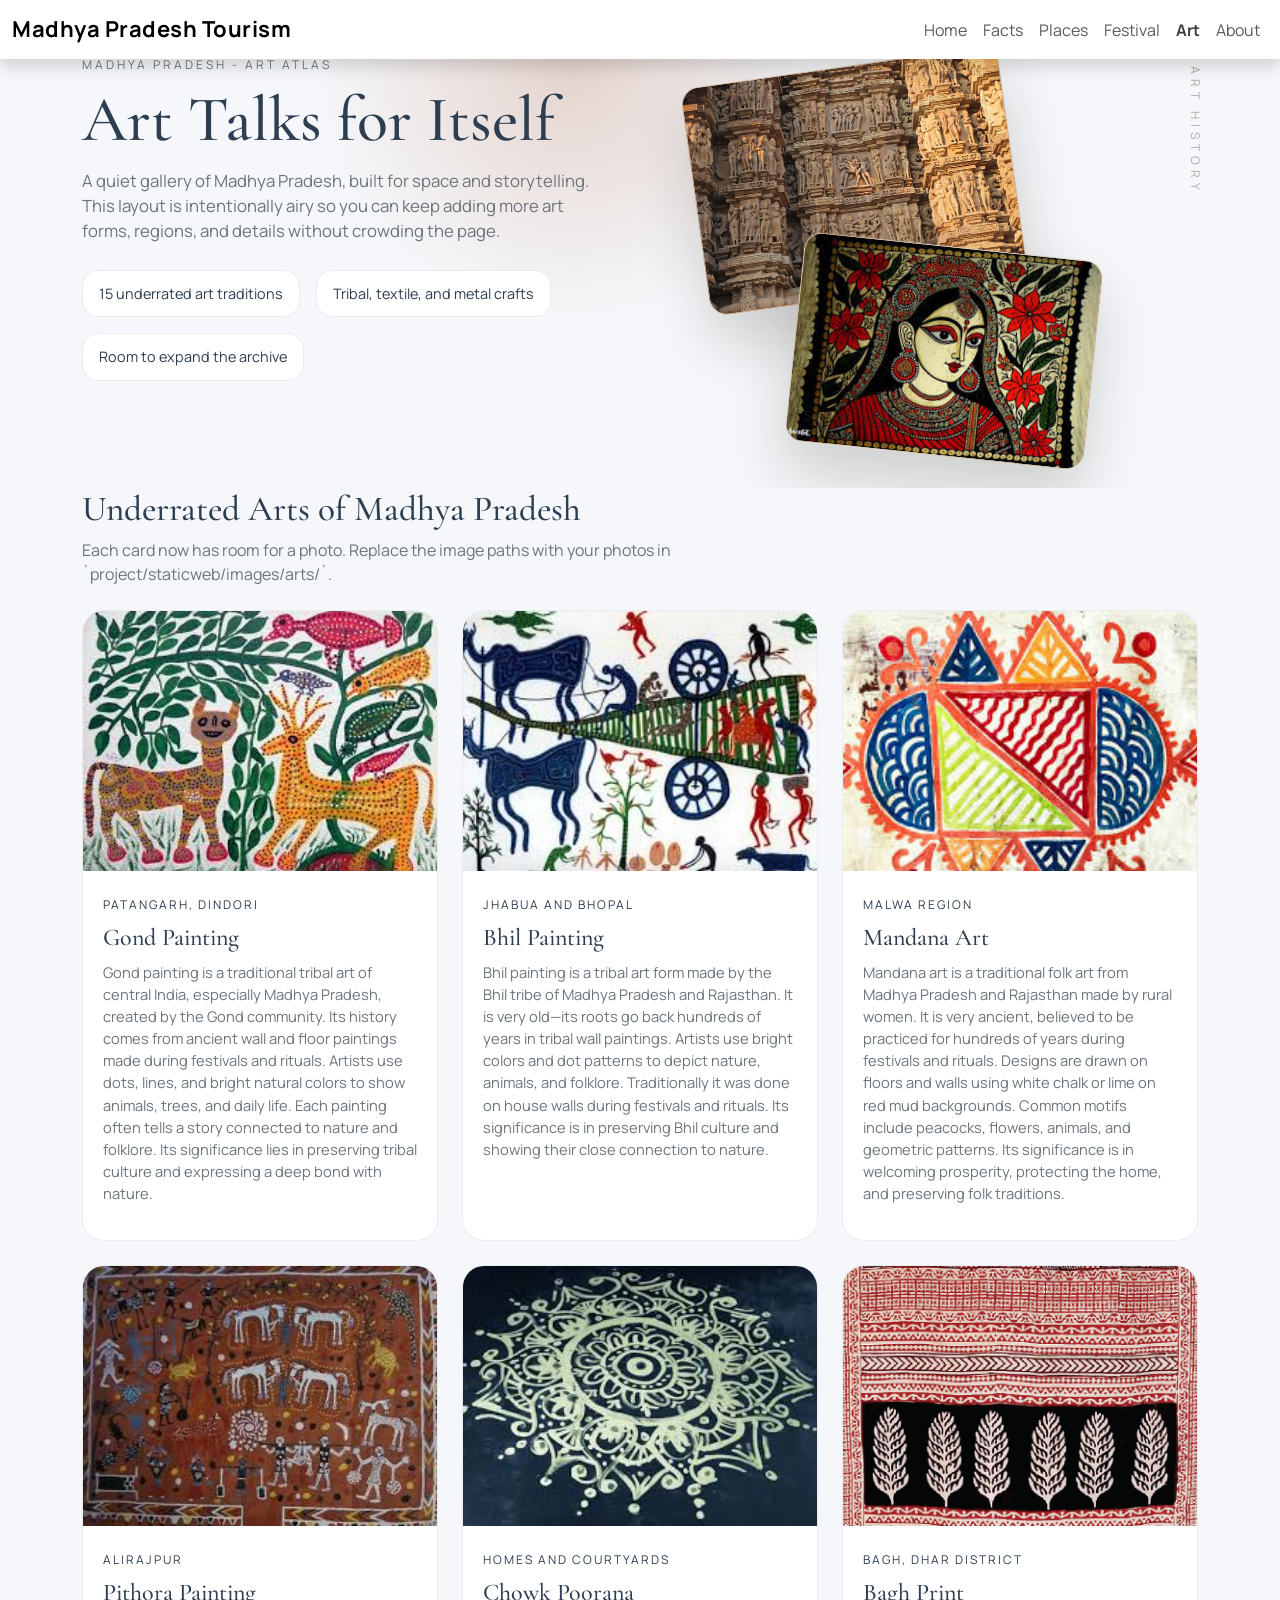
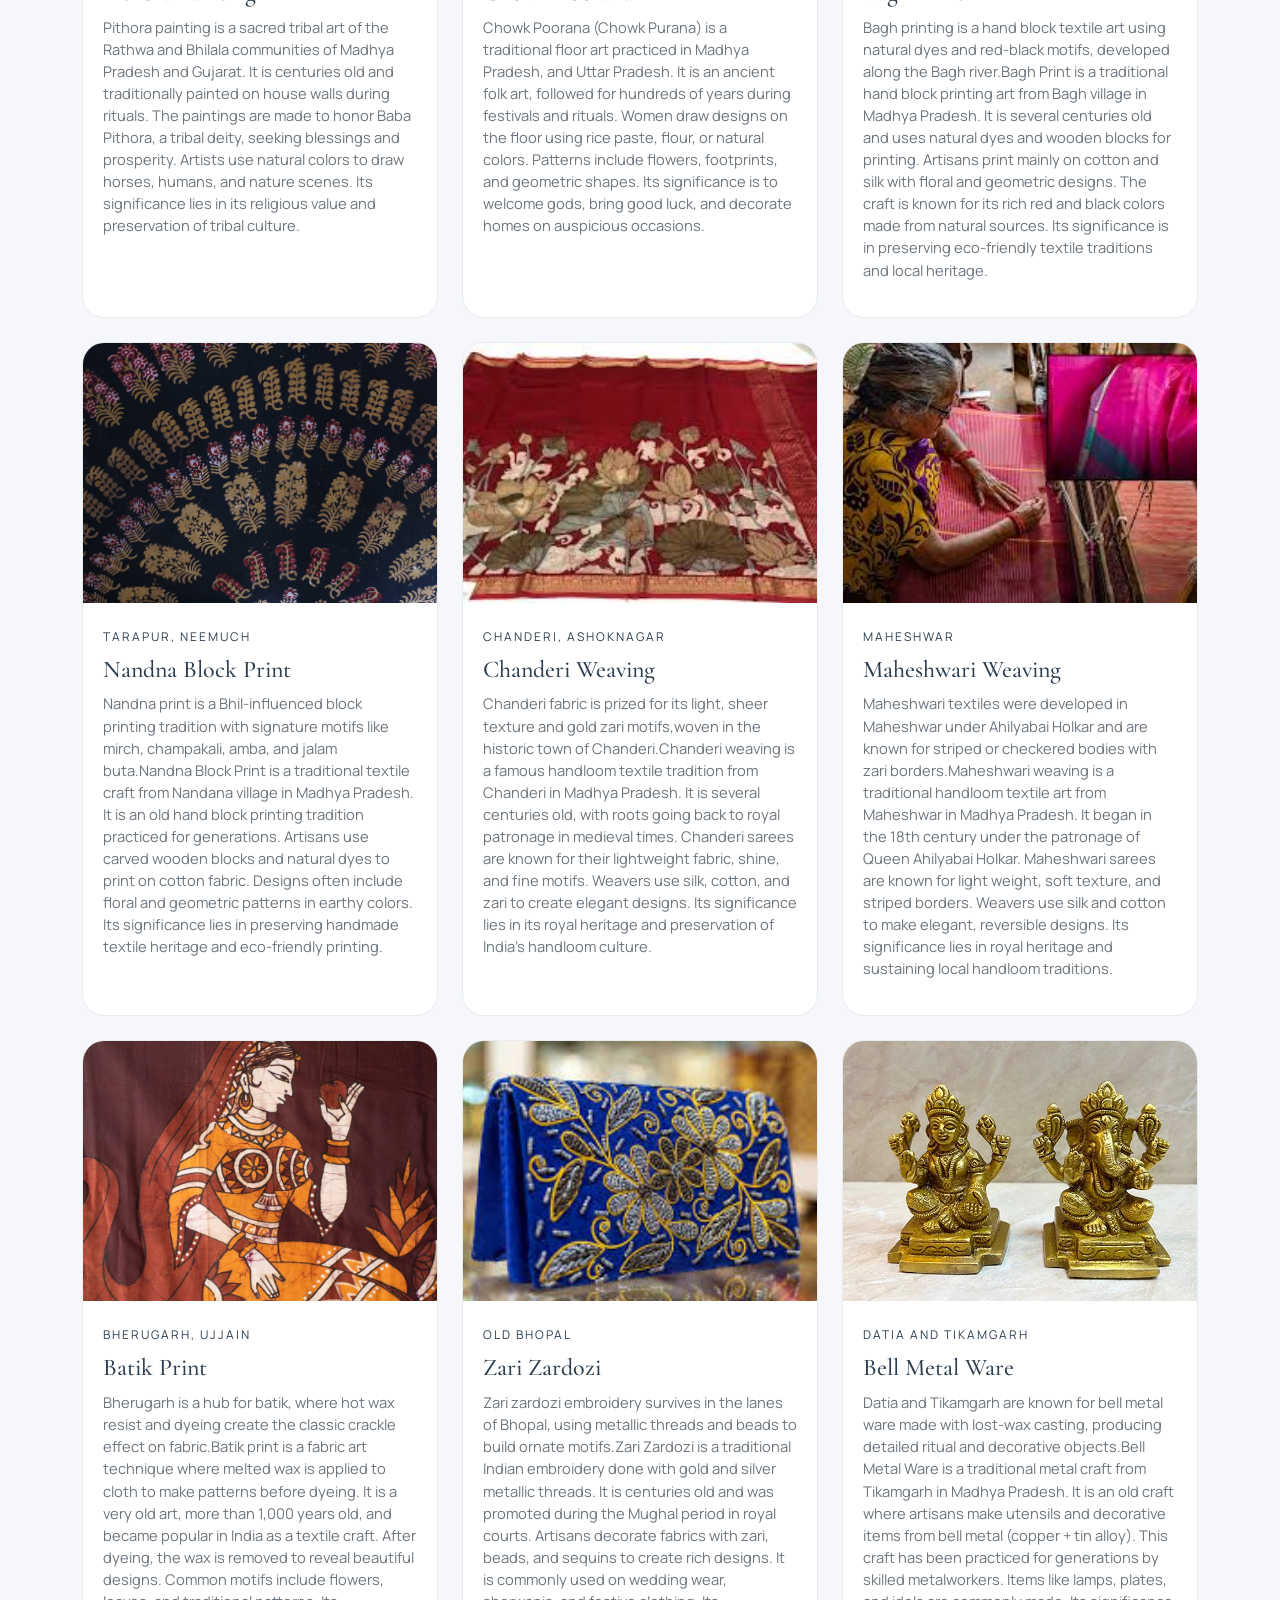
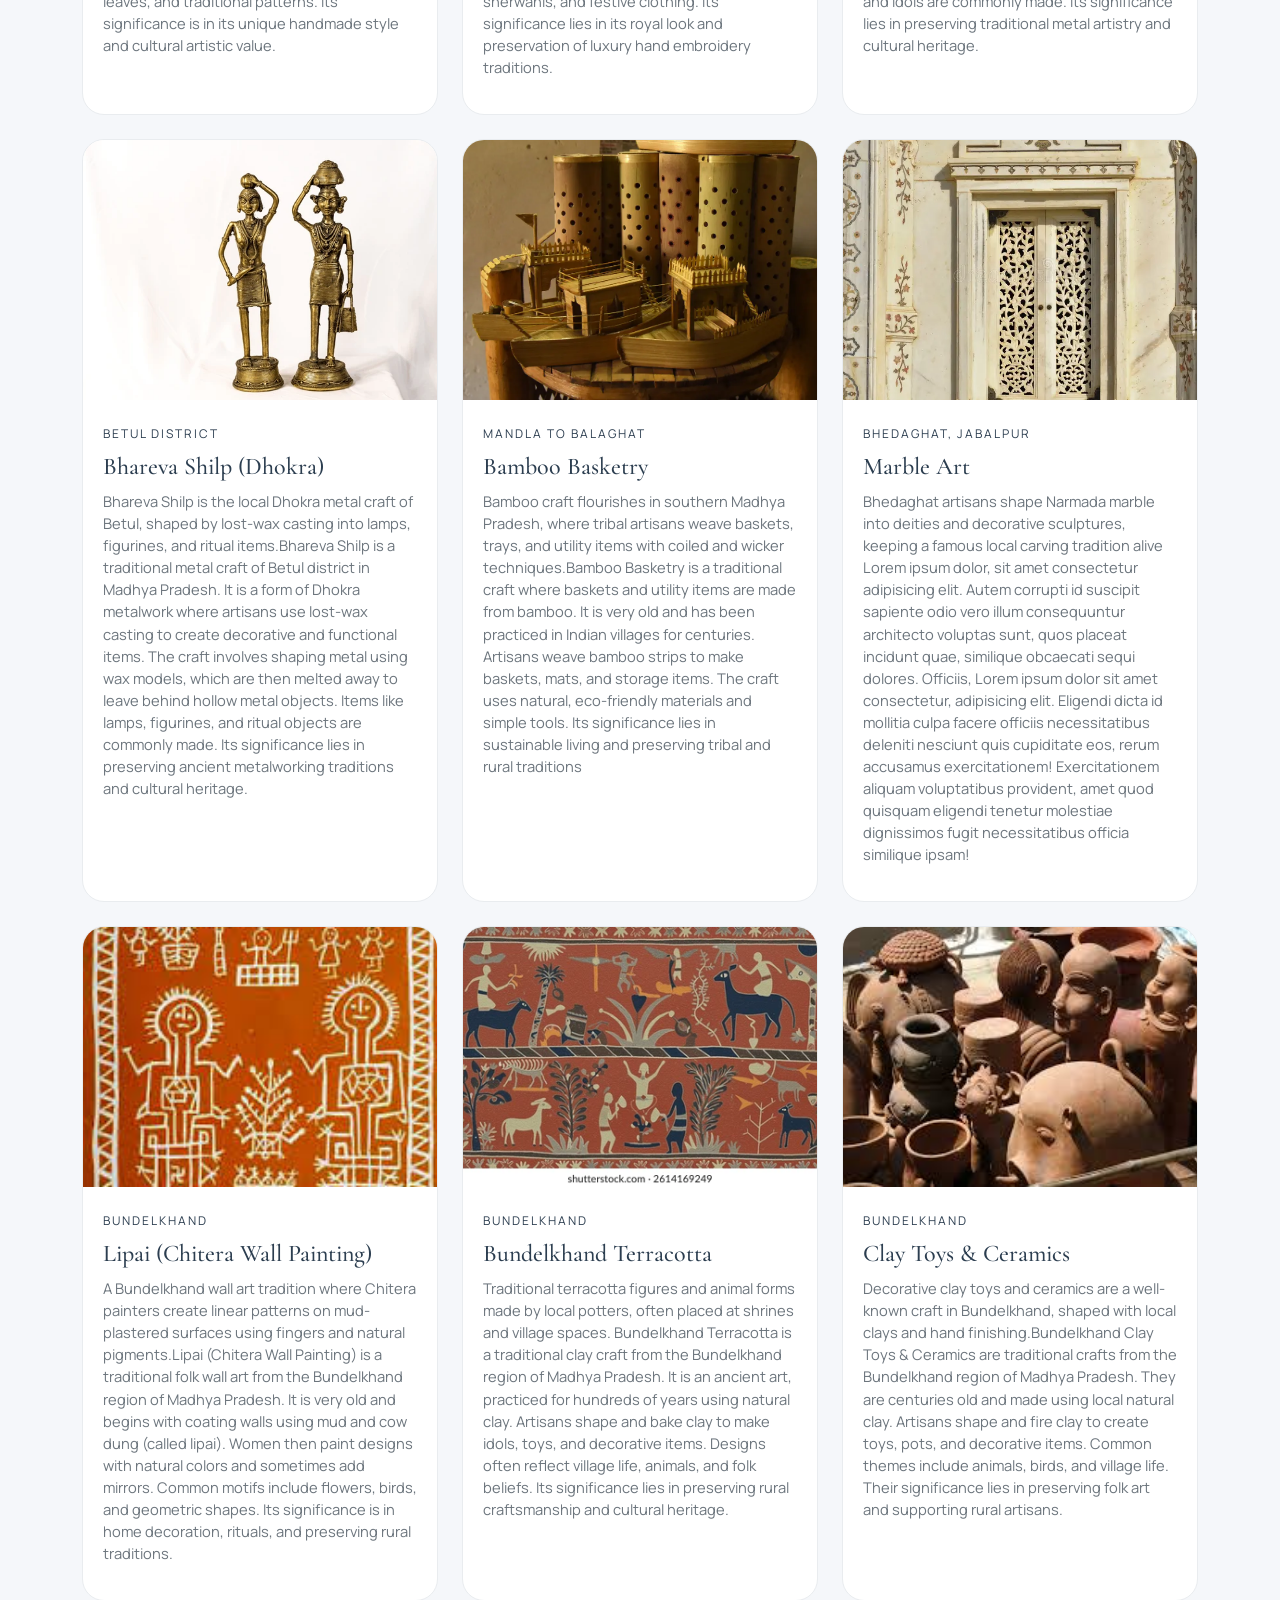
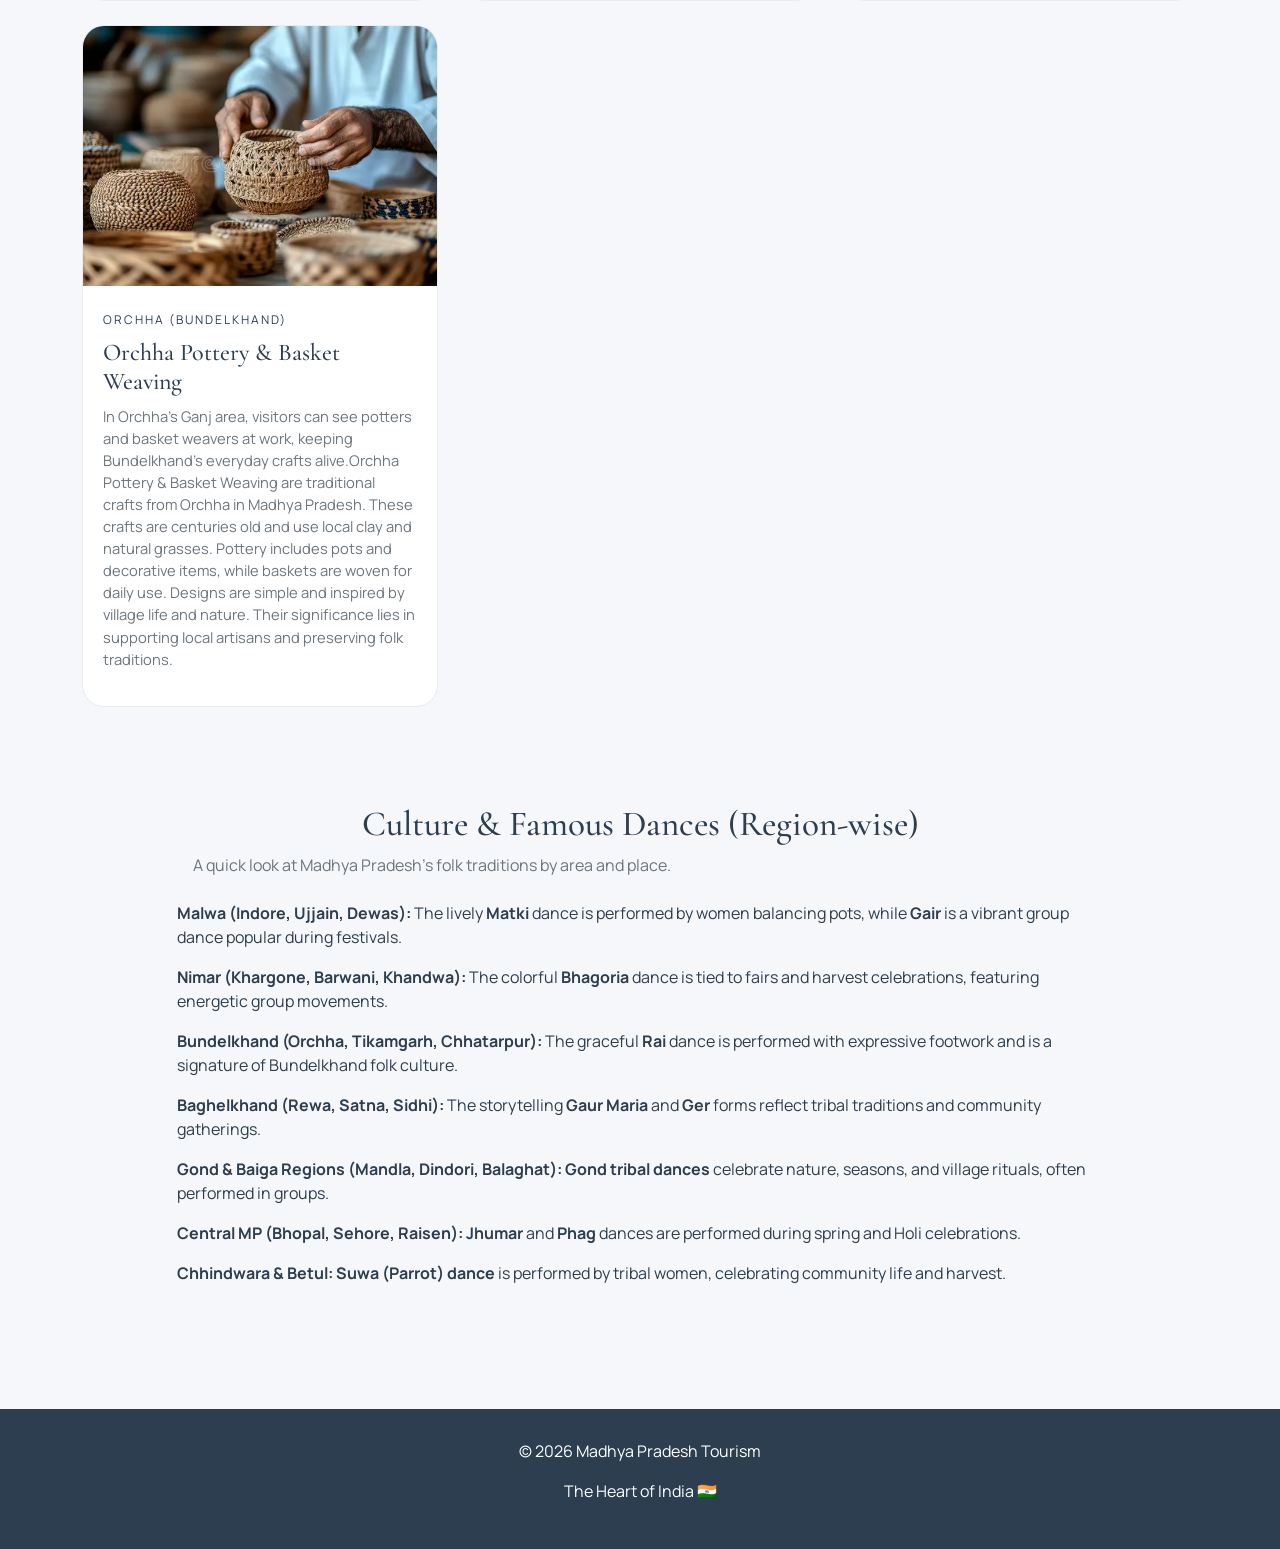
<file: arts.html>
<!DOCTYPE html>
<html lang="en">

<head>
    <meta charset="UTF-8">
    <meta name="viewport" content="width=device-width, initial-scale=1.0">
    <title>Art - Madhya Pradesh Tourism</title>

    <link href="https://cdn.jsdelivr.net/npm/bootstrap@5.3.0/dist/css/bootstrap.min.css" rel="stylesheet">
    <link
        href="https://fonts.googleapis.com/css2?family=Cormorant+Garamond:wght@400;600;700&family=Manrope:wght@300;400;600;700&display=swap"
        rel="stylesheet">

    <style>
        :root {
            --paper: #f5f7fa;
            --ink: #2c3e50;
            --muted: #6c757d;
            --accent: #2c3e50;
            --accent-dark: #2c3e50;
            --soft: #e9ecef;
            --card: #ffffff;
        }

        body {
            font-family: "Manrope", sans-serif;
            color: var(--ink);
            background: var(--paper);
        }

        footer {
            background: #2c3e50;
            color: white;
            text-align: center;
            padding: 30px;
            margin-top: 60px;
        }



        .brand-text {
            font-weight: 700;
            letter-spacing: 0.5px;
        }

        .navbar {
            background: white;
            box-shadow: 0 2px 10px rgba(0, 0, 0, .1);
        }

        .navbar-brand {
            font-weight: 700;
            letter-spacing: 0.5px;
            font-size: 22px;
        }

        .nav-link.active {
            font-weight: bold;
            color: #404039 !important;
        }

        .hero {
            position: relative;
            padding: 56px 0 72px;
            overflow: hidden;
        }

        .hero::before {
            content: "";
            position: absolute;
            inset: -40% 35% auto auto;
            width: 520px;
            height: 520px;
            background: radial-gradient(circle, rgba(180, 106, 72, 0.25), transparent 70%);
            z-index: 0;
        }

        .hero-grid {
            display: grid;
            grid-template-columns: repeat(12, 1fr);
            gap: 28px;
            position: relative;
            z-index: 1;
        }

        .hero-copy {
            grid-column: span 6;
        }

        .hero-eyebrow {
            text-transform: uppercase;
            letter-spacing: 3px;
            font-size: 12px;
            color: var(--muted);
        }

        .hero-title {
            font-family: "Cormorant Garamond", serif;
            font-size: clamp(2.8rem, 5vw, 4.2rem);
            line-height: 1;
            margin: 14px 0 16px;
        }

        .hero-text {
            font-size: 1.05rem;
            color: var(--muted);
            max-width: 520px;
        }

        .hero-meta {
            margin-top: 26px;
            display: flex;
            gap: 16px;
            flex-wrap: wrap;
        }

        .meta-card {
            background: var(--card);
            border: 1px solid #e9ecef;
            padding: 12px 16px;
            border-radius: 16px;
            font-size: 0.9rem;
        }

        .hero-art {
            grid-column: span 6;
            position: relative;
            min-height: 360px;
        }

        .art-tile {
            position: absolute;
            border-radius: 18px;
            background: linear-gradient(135deg, #caa682, #f3e6d4);
            box-shadow: 0 30px 60px rgba(26, 20, 12, 0.18);
            border: 1px solid rgba(43, 36, 27, 0.12);
            overflow: hidden;
        }

        .art-tile img {
            width: 100%;
            height: 100%;
            object-fit: cover;
            display: block;
        }

        .art-tile::before {
            content: "";
            position: absolute;
            inset: 18px;
            border-radius: 12px;
            border: 1px solid rgba(43, 36, 27, 0.18);
        }

        .art-tile.primary {
            width: 320px;
            height: 230px;
            top: 10px;
            left: 40px;
            transform: rotate(-8deg);
            background: radial-gradient(circle at 30% 30%, #d59c6d, #f0dcc6 60%, #c99e7a 100%);
        }

        .art-tile.secondary {
            width: 300px;
            height: 210px;
            top: 190px;
            left: 140px;
            transform: rotate(6deg);
            background: radial-gradient(circle at 70% 30%, #d7b28f, #f6ead9 60%, #c7a07f 100%);
        }

        .art-caption {
            position: absolute;
            left: 16px;
            bottom: 16px;
            font-size: 0.85rem;
            letter-spacing: 1px;
            text-transform: uppercase;
            color: rgba(43, 36, 27, 0.7);
        }

        .hero-vertical {
            position: absolute;
            right: -6px;
            top: 10px;
            writing-mode: vertical-rl;
            text-transform: uppercase;
            font-size: 12px;
            letter-spacing: 5px;
            color: rgba(107, 95, 77, 0.5);
        }

        .section-title {
            font-family: "Cormorant Garamond", serif;
            font-size: 2.2rem;
        }

        .section-sub {
            color: var(--muted);
            max-width: 700px;
        }

        .art-card {
            background: var(--card);
            border: 1px solid #e9ecef;
            border-radius: 22px;
            overflow: hidden;
            height: 100%;
            transition: transform 0.2s ease, box-shadow 0.2s ease;
        }

        .art-card:hover {
            transform: translateY(-4px);
            box-shadow: 0 20px 40px rgba(44, 62, 80, 0.12);
        }

        .art-media {
            position: relative;
            height: 260px;
            background: #e9ecef;
        }

        .art-media img {
            width: 100%;
            height: 100%;
            object-fit: cover;
            display: block;
        }

        .art-body {
            padding: 20px;
        }

        .art-region {
            display: inline-block;
            font-size: 0.75rem;
            letter-spacing: 2px;
            text-transform: uppercase;
            color: var(--accent-dark);
            margin-bottom: 10px;
        }

        .art-name {
            font-family: "Cormorant Garamond", serif;
            font-size: 1.5rem;
            margin-bottom: 8px;
        }

        .art-desc {
            color: var(--muted);
            font-size: 0.92rem;
        }

        .space-note {
            margin-top: 40px;
            padding: 24px 28px;
            border-radius: 18px;
            background: #ffffff;
            border: 1px dashed #d0d7de;
            color: var(--muted);
        }

        @media (max-width: 992px) {
            .hero-grid {
                grid-template-columns: 1fr;
            }

            .hero-copy,
            .hero-art {
                grid-column: span 1;
            }

            .hero-art {
                min-height: 320px;
            }

            .art-tile.primary {
                left: 10px;
            }

            .art-tile.secondary {
                left: 80px;
            }

            .art-media {
                height: 220px;
            }
        }

        /* MOBILE FIX */
        @media (max-width: 768px) {

            /* HERO SECTION */
            .hero {
                padding: 40px 15px;
            }

            .hero-title {
                font-size: 2rem;
                line-height: 1.2;
            }

            .hero-text {
                font-size: 14px;
            }

            /* HERO ART TILES */
            .hero-art {
                min-height: 220px;
            }

            .art-tile.primary {
                width: 85%;
                height: 180px;
                left: 5%;
                transform: rotate(-4deg);
            }

            .art-tile.secondary {
                display: none;
                /* hide second tile on mobile */
            }

            .hero-vertical {
                display: none;
            }

            /* CARDS */
            .art-media {
                height: 180px;
            }

            .art-body {
                padding: 16px;
            }

            .art-name {
                font-size: 1.3rem;
            }

        }
    </style>
</head>

<body>

    <nav class="navbar navbar-expand-lg fixed-top bg-white shadow">
        <div class="container-fluid">

            <a class="navbar-brand" href="index.html">Madhya Pradesh Tourism</a>

            <!-- TOGGLER BUTTON -->
            <button class="navbar-toggler" type="button" data-bs-toggle="collapse" data-bs-target="#navbarNav">

                <span class="navbar-toggler-icon"></span>
            </button>

            <!-- COLLAPSIBLE MENU -->
            <div class="collapse navbar-collapse" id="navbarNav">
                <div class="navbar-nav ms-auto">

                    <a class="nav-link " href="index.html">Home</a>
                    <a class="nav-link" href="facts.html">Facts</a>
                    <a class="nav-link" href="places.html">Places</a>
                    <a class="nav-link" href="festival.html">Festival</a>
                    <a class="nav-link active" href="arts.html">Art</a>
                    <a class="nav-link" href="about.html">About</a>

                </div>
            </div>

        </div>
    </nav>


    <!-- <div style="height:70px;"></div> -->

    <div class="nav-spacer"></div>

    <header class="hero">
        <div class="container">
            <div class="hero-grid">
                <div class="hero-copy">
                    <div class="hero-eyebrow">Madhya Pradesh - Art Atlas</div>
                    <h1 class="hero-title">Art Talks for Itself</h1>
                    <p class="hero-text">A quiet gallery of Madhya Pradesh, built for space and storytelling. This
                        layout is intentionally airy so you can keep adding more art forms, regions, and details without
                        crowding the page.</p>
                    <div class="hero-meta">
                        <div class="meta-card">15 underrated art traditions</div>
                        <div class="meta-card">Tribal, textile, and metal crafts</div>
                        <div class="meta-card">Room to expand the archive</div>
                    </div>
                </div>
                <div class="hero-art">
                    <div class="art-tile primary">
                        <img src="images/mpart1.jpg" alt="Hero art tile 1">
                        <span class="art-caption">Folk ceilings and temple murals</span>
                    </div>
                    <div class="art-tile secondary">
                        <img src="images/mpart2.jpg" alt="Hero art tile 2">
                        <span class="art-caption">Stone, textile, and ritual art</span>
                    </div>
                    <div class="hero-vertical">Art History</div>
                </div>
            </div>
        </div>
    </header>

    <section class="container pb-5">
        <div class="mb-4">
            <h2 class="section-title">Underrated Arts of Madhya Pradesh</h2>
            <p class="section-sub">Each card now has room for a photo. Replace the image paths with your photos in
                `project/staticweb/images/arts/`.</p>
        </div>

        <div class="row g-4">
            <div class="col-sm-12 col-md-6 col-lg-4">
                <article class="art-card">
                    <div class="art-media">
                        <img src="images/gond.jpg" alt="Gond painting patterns">
                    </div>
                    <div class="art-body">
                        <span class="art-region">Patangarh, Dindori</span>
                        <h3 class="art-name">Gond Painting</h3>
                        <p class="art-desc">Gond painting is a traditional tribal art of central India, especially
                            Madhya Pradesh, created by the Gond community.
                            Its history comes from ancient wall and floor paintings made during festivals and rituals.
                            Artists use dots, lines, and bright natural colors to show animals, trees, and daily life.
                            Each painting often tells a story connected to nature and folklore.
                            Its significance lies in preserving tribal culture and expressing a deep bond with nature.
                        </p>
                    </div>
                </article>
            </div>
            <div class="col-sm-12 col-md-6 col-lg-4">
                <article class="art-card">
                    <div class="art-media">
                        <img src="images/bhil.jpg" alt="Bhil painting motifs">
                    </div>
                    <div class="art-body">
                        <span class="art-region">Jhabua and Bhopal</span>
                        <h3 class="art-name">Bhil Painting</h3>
                        <p class="art-desc">Bhil painting is a tribal art form made by the Bhil tribe of Madhya Pradesh
                            and Rajasthan.
                            It is very old—its roots go back hundreds of years in tribal wall paintings.
                            Artists use bright colors and dot patterns to depict nature, animals, and folklore.
                            Traditionally it was done on house walls during festivals and rituals.
                            Its significance is in preserving Bhil culture and showing their close connection to nature.
                        </p>
                    </div>
                </article>
            </div>
            <div class="col-sm-12 col-md-6 col-lg-4">
                <article class="art-card">
                    <div class="art-media">
                        <img src="images/mandana.jpg" alt="Mandana floor art">
                    </div>
                    <div class="art-body">
                        <span class="art-region">Malwa region</span>
                        <h3 class="art-name">Mandana Art</h3>
                        <p class="art-desc">Mandana art is a traditional folk art from Madhya Pradesh and Rajasthan made
                            by rural women.
                            It is very ancient, believed to be practiced for hundreds of years during festivals and
                            rituals.
                            Designs are drawn on floors and walls using white chalk or lime on red mud backgrounds.
                            Common motifs include peacocks, flowers, animals, and geometric patterns.
                            Its significance is in welcoming prosperity, protecting the home, and preserving folk
                            traditions.</p>
                    </div>
                </article>
            </div>
            <div class="col-sm-12 col-md-6 col-lg-4">
                <article class="art-card">
                    <div class="art-media">
                        <img src="images/pithora.jpg" alt="Pithora ritual art">
                    </div>
                    <div class="art-body">
                        <span class="art-region">Alirajpur</span>
                        <h3 class="art-name">Pithora Painting</h3>
                        <p class="art-desc">Pithora painting is a sacred tribal art of the Rathwa and Bhilala
                            communities of Madhya Pradesh and Gujarat.
                            It is centuries old and traditionally painted on house walls during rituals.
                            The paintings are made to honor Baba Pithora, a tribal deity, seeking blessings and
                            prosperity.
                            Artists use natural colors to draw horses, humans, and nature scenes.
                            Its significance lies in its religious value and preservation of tribal culture.</p>
                    </div>
                </article>
            </div>
            <div class="col-sm-12 col-md-6 col-lg-4">
                <article class="art-card">
                    <div class="art-media">
                        <img src="images/chowk.jpg" alt="Chowk poorana floor designs">
                    </div>
                    <div class="art-body">
                        <span class="art-region">Homes and courtyards</span>
                        <h3 class="art-name">Chowk Poorana</h3>
                        <p class="art-desc">Chowk Poorana (Chowk Purana) is a traditional floor art practiced in Madhya
                            Pradesh, and Uttar Pradesh.
                            It is an ancient folk art, followed for hundreds of years during festivals and rituals.
                            Women draw designs on the floor using rice paste, flour, or natural colors.
                            Patterns include flowers, footprints, and geometric shapes.
                            Its significance is to welcome gods, bring good luck, and decorate homes on auspicious
                            occasions.</p>
                    </div>
                </article>
            </div>
            <div class="col-sm-12 col-md-6 col-lg-4">
                <article class="art-card">
                    <div class="art-media">
                        <img src="images/bagh.webp" alt="Bagh hand block print">
                    </div>
                    <div class="art-body">
                        <span class="art-region">Bagh, Dhar district</span>
                        <h3 class="art-name">Bagh Print</h3>
                        <p class="art-desc">Bagh printing is a hand block textile art using natural dyes and red-black
                            motifs, developed along the Bagh river.Bagh Print is a traditional hand block printing art
                            from Bagh village in Madhya Pradesh.
                            It is several centuries old and uses natural dyes and wooden blocks for printing.
                            Artisans print mainly on cotton and silk with floral and geometric designs.
                            The craft is known for its rich red and black colors made from natural sources.
                            Its significance is in preserving eco-friendly textile traditions and local heritage.</p>
                    </div>
                </article>
            </div>
            <div class="col-sm-12 col-md-6 col-lg-4">
                <article class="art-card">
                    <div class="art-media">
                        <img src="images/nandana.jpg" alt="Nandna block print motifs">
                    </div>
                    <div class="art-body">
                        <span class="art-region">Tarapur, Neemuch</span>
                        <h3 class="art-name">Nandna Block Print</h3>
                        <p class="art-desc">Nandna print is a Bhil-influenced block printing tradition with signature
                            motifs like mirch, champakali, amba, and jalam buta.Nandna Block Print is a traditional
                            textile craft from Nandana village in Madhya Pradesh.
                            It is an old hand block printing tradition practiced for generations.
                            Artisans use carved wooden blocks and natural dyes to print on cotton fabric.
                            Designs often include floral and geometric patterns in earthy colors.
                            Its significance lies in preserving handmade textile heritage and eco-friendly printing.</p>
                    </div>
                </article>
            </div>
            <div class="col-sm-12 col-md-6 col-lg-4">
                <article class="art-card">
                    <div class="art-media">
                        <img src="images/chanderi1.jpg" alt="Chanderi saree weaving">
                    </div>
                    <div class="art-body">
                        <span class="art-region">Chanderi, Ashoknagar</span>
                        <h3 class="art-name">Chanderi Weaving</h3>
                        <p class="art-desc">Chanderi fabric is prized for its light, sheer texture and gold zari
                            motifs,woven in the historic town of Chanderi.Chanderi weaving is a famous handloom textile
                            tradition from Chanderi in Madhya Pradesh.
                            It is several centuries old, with roots going back to royal patronage in medieval times.
                            Chanderi sarees are known for their lightweight fabric, shine, and fine motifs.
                            Weavers use silk, cotton, and zari to create elegant designs.
                            Its significance lies in its royal heritage and preservation of India’s handloom culture.
                        </p>
                    </div>
                </article>
            </div>
            <div class="col-sm-12 col-md-6 col-lg-4">
                <article class="art-card">
                    <div class="art-media">
                        <img src="images/maheswarweaving.jpg" alt="Maheshwari textile patterns">
                    </div>
                    <div class="art-body">
                        <span class="art-region">Maheshwar</span>
                        <h3 class="art-name">Maheshwari Weaving</h3>
                        <p class="art-desc">Maheshwari textiles were developed in Maheshwar under Ahilyabai Holkar and
                            are known for striped or checkered bodies with zari borders.Maheshwari weaving is a
                            traditional handloom textile art from Maheshwar in Madhya Pradesh.
                            It began in the 18th century under the patronage of Queen Ahilyabai Holkar.
                            Maheshwari sarees are known for light weight, soft texture, and striped borders.
                            Weavers use silk and cotton to make elegant, reversible designs.
                            Its significance lies in royal heritage and sustaining local handloom traditions.</p>
                    </div>
                </article>
            </div>
            <div class="col-sm-12 col-md-6 col-lg-4">
                <article class="art-card">
                    <div class="art-media">
                        <img src="images/batik.jpg" alt="Batik crackle print">
                    </div>
                    <div class="art-body">
                        <span class="art-region">Bherugarh, Ujjain</span>
                        <h3 class="art-name">Batik Print</h3>
                        <p class="art-desc">Bherugarh is a hub for batik, where hot wax resist and dyeing create the
                            classic crackle effect on fabric.Batik print is a fabric art technique where melted wax is
                            applied to cloth to make patterns before dyeing.
                            It is a very old art, more than 1,000 years old, and became popular in India as a textile
                            craft.
                            After dyeing, the wax is removed to reveal beautiful designs.
                            Common motifs include flowers, leaves, and traditional patterns.
                            Its significance is in its unique handmade style and cultural artistic value.</p>
                    </div>
                </article>
            </div>
            <div class="col-sm-12 col-md-6 col-lg-4">
                <article class="art-card">
                    <div class="art-media">
                        <img src="images/zari1.jpg" alt="Zardozi embroidery detail">
                    </div>
                    <div class="art-body">
                        <span class="art-region">Old Bhopal</span>
                        <h3 class="art-name">Zari Zardozi</h3>
                        <p class="art-desc">Zari zardozi embroidery survives in the lanes of Bhopal, using metallic
                            threads and beads to build ornate motifs.Zari Zardozi is a traditional Indian embroidery
                            done with gold and silver metallic threads.
                            It is centuries old and was promoted during the Mughal period in royal courts.
                            Artisans decorate fabrics with zari, beads, and sequins to create rich designs.
                            It is commonly used on wedding wear, sherwanis, and festive clothing.
                            Its significance lies in its royal look and preservation of luxury hand embroidery
                            traditions.</p>
                    </div>
                </article>
            </div>
            <div class="col-sm-12 col-md-6 col-lg-4">
                <article class="art-card">
                    <div class="art-media">
                        <img src="images/tikamgarhcraft.webp" alt="Bell metal craft items">
                    </div>
                    <div class="art-body">
                        <span class="art-region">Datia and Tikamgarh</span>
                        <h3 class="art-name">Bell Metal Ware</h3>
                        <p class="art-desc">Datia and Tikamgarh are known for bell metal ware made with lost-wax
                            casting, producing detailed ritual and decorative objects.Bell Metal Ware is a traditional
                            metal craft from Tikamgarh in Madhya Pradesh.
                            It is an old craft where artisans make utensils and decorative items from bell metal (copper
                            + tin alloy).
                            This craft has been practiced for generations by skilled metalworkers.
                            Items like lamps, plates, and idols are commonly made.
                            Its significance lies in preserving traditional metal artistry and cultural heritage.</p>
                    </div>
                </article>
            </div>
            <div class="col-sm-12 col-md-6 col-lg-4">
                <article class="art-card">
                    <div class="art-media">
                        <img src="images/bhareva.webp" alt="Dhokra metal craft">
                    </div>
                    <div class="art-body">
                        <span class="art-region">Betul district</span>
                        <h3 class="art-name">Bhareva Shilp (Dhokra)</h3>
                        <p class="art-desc">Bhareva Shilp is the local Dhokra metal craft of Betul, shaped by lost-wax
                            casting into lamps, figurines, and ritual items.Bhareva Shilp is a traditional metal craft
                            of Betul district in Madhya Pradesh.
                            It is a form of Dhokra metalwork where artisans use lost-wax casting to create decorative
                            and functional items.
                            The craft involves shaping metal using wax models, which are then melted away to leave
                            behind hollow metal objects.
                            Items like lamps, figurines, and ritual objects are commonly made.
                            Its significance lies in preserving ancient metalworking traditions and cultural heritage.
                        </p>
                    </div>
                </article>
            </div>
            <div class="col-sm-12 col-md-6 col-lg-4">
                <article class="art-card">
                    <div class="art-media">
                        <img src="images/balaghat.jpg" alt="Bamboo basketry">
                    </div>
                    <div class="art-body">
                        <span class="art-region">Mandla to Balaghat</span>
                        <h3 class="art-name">Bamboo Basketry</h3>
                        <p class="art-desc">Bamboo craft flourishes in southern Madhya Pradesh, where tribal artisans
                            weave baskets, trays, and utility items with coiled and wicker techniques.Bamboo Basketry is
                            a traditional craft where baskets and utility items are made from bamboo.
                            It is very old and has been practiced in Indian villages for centuries.
                            Artisans weave bamboo strips to make baskets, mats, and storage items.
                            The craft uses natural, eco-friendly materials and simple tools.
                            Its significance lies in sustainable living and preserving tribal and rural traditions</p>
                    </div>
                </article>
            </div>
            <div class="col-sm-12 col-md-6 col-lg-4">
                <article class="art-card">
                    <div class="art-media">
                        <img src="images/marblecarving.webp" alt="Marble carving of Narmada stone">
                    </div>
                    <div class="art-body">
                        <span class="art-region">Bhedaghat, Jabalpur</span>
                        <h3 class="art-name">Marble Art</h3>
                        <p class="art-desc">Bhedaghat artisans shape Narmada marble into deities and decorative
                            sculptures, keeping a famous local carving tradition alive Lorem ipsum dolor, sit amet
                            consectetur adipisicing elit. Autem corrupti id suscipit sapiente odio vero illum
                            consequuntur architecto voluptas sunt, quos placeat incidunt quae, similique obcaecati sequi
                            dolores. Officiis, Lorem ipsum dolor sit amet consectetur, adipisicing elit. Eligendi dicta
                            id mollitia culpa facere officiis necessitatibus deleniti nesciunt quis cupiditate eos,
                            rerum accusamus exercitationem! Exercitationem aliquam voluptatibus provident, amet quod
                            quisquam eligendi tenetur molestiae dignissimos fugit necessitatibus officia similique
                            ipsam! <pariatur class="lorem40"></pariatur>
                        </p>
                    </div>
                </article>
            </div>
            <div class="col-sm-12 col-md-6 col-lg-4">
                <article class="art-card">
                    <div class="art-media">
                        <img src="images/lipai.jpg" alt="Bundelkhand lipai wall painting">
                    </div>
                    <div class="art-body">
                        <span class="art-region">Bundelkhand</span>
                        <h3 class="art-name">Lipai (Chitera Wall Painting)</h3>
                        <p class="art-desc">A Bundelkhand wall art tradition where Chitera painters create linear
                            patterns on mud-plastered surfaces using fingers and natural pigments.Lipai (Chitera Wall
                            Painting) is a traditional folk wall art from the Bundelkhand region of Madhya Pradesh.
                            It is very old and begins with coating walls using mud and cow dung (called lipai).
                            Women then paint designs with natural colors and sometimes add mirrors.
                            Common motifs include flowers, birds, and geometric shapes.
                            Its significance is in home decoration, rituals, and preserving rural traditions.</p>
                    </div>
                </article>
            </div>
            <div class="col-sm-12 col-md-6 col-lg-4">
                <article class="art-card">
                    <div class="art-media">
                        <img src="images/terracotta.webp" alt="Bundelkhand terracotta figures">
                    </div>
                    <div class="art-body">
                        <span class="art-region">Bundelkhand</span>
                        <h3 class="art-name">Bundelkhand Terracotta</h3>
                        <p class="art-desc">Traditional terracotta figures and animal forms made by local potters, often
                            placed at shrines and village spaces. Bundelkhand Terracotta is a traditional clay craft
                            from the Bundelkhand region of Madhya Pradesh.
                            It is an ancient art, practiced for hundreds of years using natural clay.
                            Artisans shape and bake clay to make idols, toys, and decorative items.
                            Designs often reflect village life, animals, and folk beliefs.
                            Its significance lies in preserving rural craftsmanship and cultural heritage.</p>
                    </div>
                </article>
            </div>
            <div class="col-sm-12 col-md-6 col-lg-4">
                <article class="art-card">
                    <div class="art-media">
                        <img src="images/clay.jpg" alt="Bundelkhand clay toys and ceramics">
                    </div>
                    <div class="art-body">
                        <span class="art-region">Bundelkhand</span>
                        <h3 class="art-name">Clay Toys & Ceramics</h3>
                        <p class="art-desc">Decorative clay toys and ceramics are a well-known craft in Bundelkhand,
                            shaped with local clays and hand finishing.Bundelkhand Clay Toys & Ceramics are traditional
                            crafts from the Bundelkhand region of Madhya Pradesh.
                            They are centuries old and made using local natural clay.
                            Artisans shape and fire clay to create toys, pots, and decorative items.
                            Common themes include animals, birds, and village life.
                            Their significance lies in preserving folk art and supporting rural artisans.</p>
                    </div>
                </article>
            </div>
            <div class="col-sm-12 col-md-6 col-lg-4">
                <article class="art-card">
                    <div class="art-media">
                        <img src="images/pottry.webp" alt="Orchha pottery and basket weaving">
                    </div>
                    <div class="art-body">
                        <span class="art-region">Orchha (Bundelkhand)</span>
                        <h3 class="art-name">Orchha Pottery & Basket Weaving</h3>
                        <p class="art-desc">In Orchha’s Ganj area, visitors can see potters and basket weavers at work,
                            keeping Bundelkhand’s everyday crafts alive.Orchha Pottery & Basket Weaving are traditional
                            crafts from Orchha in Madhya Pradesh.
                            These crafts are centuries old and use local clay and natural grasses.
                            Pottery includes pots and decorative items, while baskets are woven for daily use.
                            Designs are simple and inspired by village life and nature.
                            Their significance lies in supporting local artisans and preserving folk traditions.</p>
                    </div>
                </article>
            </div>
        </div>

    </section>

    <section class="container py-5">
        <div class="mb-4 text-center">
            <h2 class="section-title">Culture & Famous Dances (Region-wise)</h2>
            <p class="section-sub">A quick look at Madhya Pradesh’s folk traditions by area and place.</p>
        </div>
        <div class="row">
            <div class="col-lg-10 mx-auto">
                <p><strong>Malwa (Indore, Ujjain, Dewas):</strong> The lively <strong>Matki</strong> dance is performed
                    by women balancing pots, while <strong>Gair</strong> is a vibrant group dance popular during
                    festivals.</p>
                <p><strong>Nimar (Khargone, Barwani, Khandwa):</strong> The colorful <strong>Bhagoria</strong> dance is
                    tied to fairs and harvest celebrations, featuring energetic group movements.</p>
                <p><strong>Bundelkhand (Orchha, Tikamgarh, Chhatarpur):</strong> The graceful <strong>Rai</strong> dance
                    is performed with expressive footwork and is a signature of Bundelkhand folk culture.</p>
                <p><strong>Baghelkhand (Rewa, Satna, Sidhi):</strong> The storytelling <strong>Gaur Maria</strong> and
                    <strong>Ger</strong> forms reflect tribal traditions and community gatherings.
                </p>
                <p><strong>Gond & Baiga Regions (Mandla, Dindori, Balaghat):</strong> <strong>Gond tribal
                        dances</strong> celebrate nature, seasons, and village rituals, often performed in groups.</p>
                <p><strong>Central MP (Bhopal, Sehore, Raisen):</strong> <strong>Jhumar</strong> and
                    <strong>Phag</strong> dances are performed during spring and Holi celebrations.
                </p>
                <p><strong>Chhindwara & Betul:</strong> <strong>Suwa (Parrot) dance</strong> is performed by tribal
                    women, celebrating community life and harvest.</p>
            </div>
        </div>
    </section>

    <footer>
        <p>© 2026 Madhya Pradesh Tourism</p>
        <p>The Heart of India 🇮🇳</p>
    </footer>

    <script src="https://cdn.jsdelivr.net/npm/bootstrap@5.3.0/dist/js/bootstrap.bundle.min.js"></script>



</body>
</file>
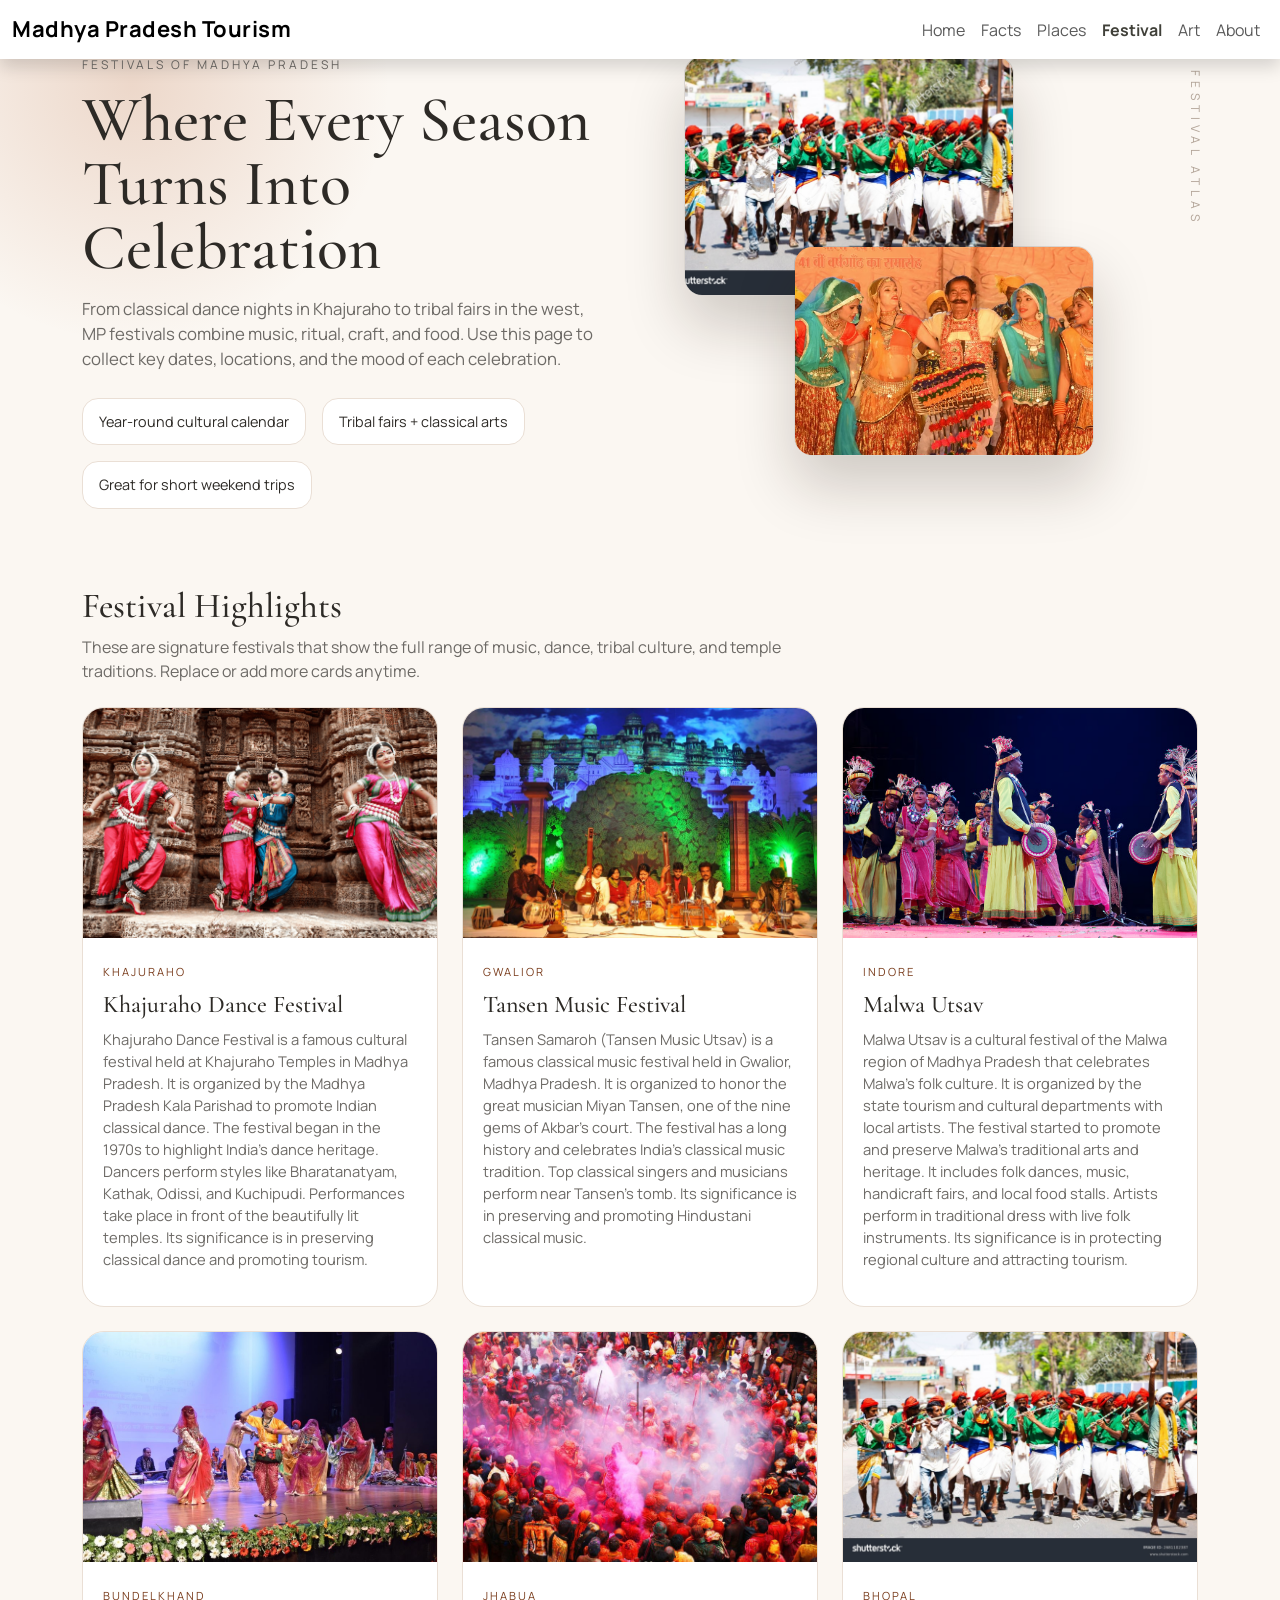
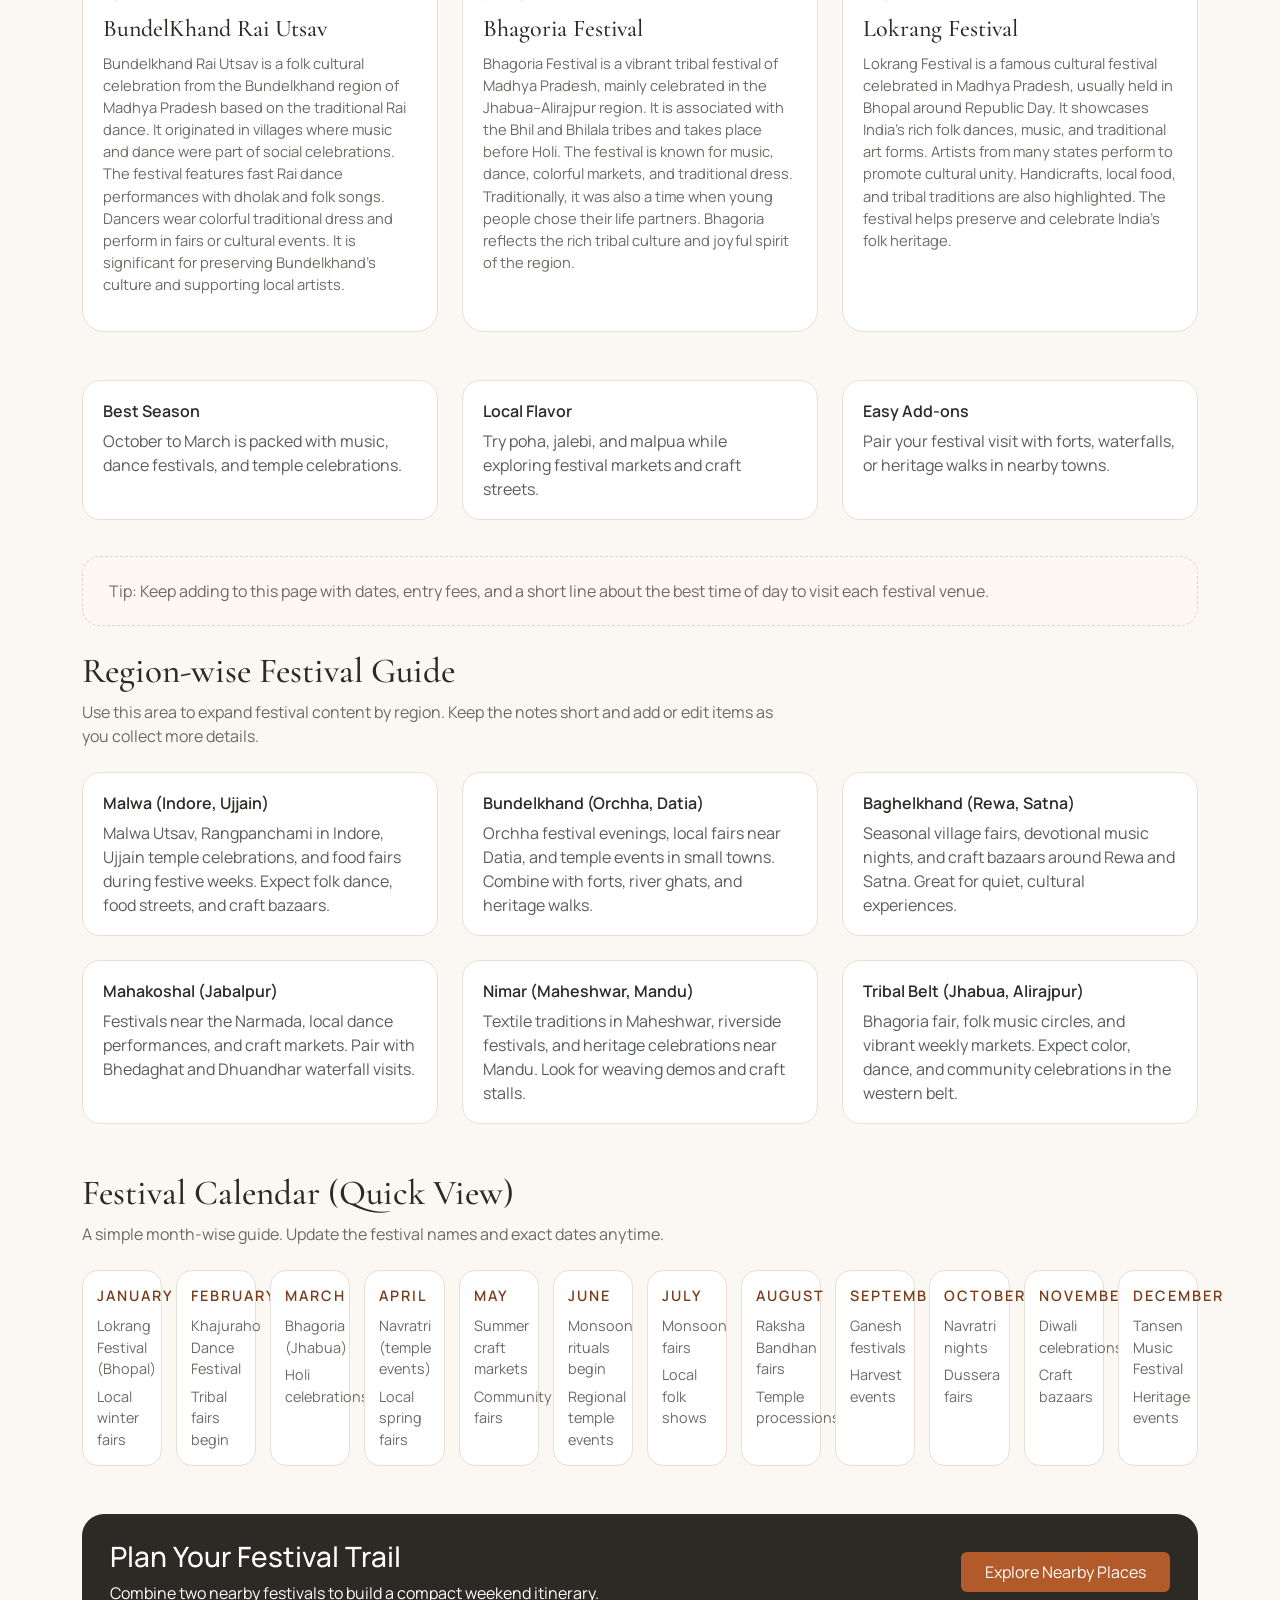
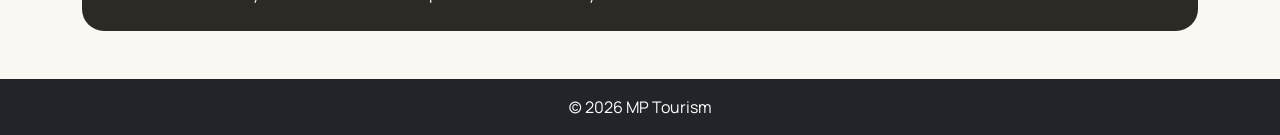
<file: festival.html>
<!DOCTYPE html>
<html lang="en">

<head>
    <meta charset="UTF-8">
    <meta name="viewport" content="width=device-width, initial-scale=1.0">
    <title>Festivals - Madhya Pradesh Tourism</title>

    <link href="https://cdn.jsdelivr.net/npm/bootstrap@5.3.0/dist/css/bootstrap.min.css" rel="stylesheet">
    <link
        href="https://fonts.googleapis.com/css2?family=Cormorant+Garamond:wght@400;600;700&family=Manrope:wght@300;400;600;700&display=swap"
        rel="stylesheet">

    <style>
        :root {
            --paper: #fbf7f2;
            --ink: #2d2a26;
            --muted: #6d6a66;
            --accent: #b35a2a;
            --accent-dark: #7a3d1d;
            --soft: #efe6dc;
            --card: #ffffff;
        }

        body {
            font-family: "Manrope", sans-serif;
            color: var(--ink);
            background: var(--paper);
        }



        .brand-text {
            font-weight: 700;
            letter-spacing: 0.5px;
        }

        /* NAVBAR */
        .navbar {
            background: white;
            box-shadow: 0 2px 10px rgba(0, 0, 0, .1);
        }

        .navbar-brand {
            font-weight: 700;
            letter-spacing: 0.5px;
            font-size: 22px;
        }

        .nav-link.active {
            font-weight: bold;
            color: #404039 !important;
        }

        .hero {
            position: relative;
            padding: 56px 0 76px;
            overflow: hidden;
        }

        .hero::before {
            content: "";
            position: absolute;
            inset: -30% auto auto -10%;
            width: 520px;
            height: 520px;
            background: radial-gradient(circle, rgba(179, 90, 42, 0.2), transparent 70%);
            z-index: 0;
        }

        .hero-grid {
            display: grid;
            grid-template-columns: repeat(12, 1fr);
            gap: 28px;
            position: relative;
            z-index: 1;
        }

        .hero-copy {
            grid-column: span 6;
        }

        .hero-eyebrow {
            text-transform: uppercase;
            letter-spacing: 3px;
            font-size: 12px;
            color: var(--muted);
        }

        .hero-title {
            font-family: "Cormorant Garamond", serif;
            font-size: clamp(2.8rem, 5vw, 4.3rem);
            line-height: 1;
            margin: 14px 0 16px;
        }

        .hero-text {
            font-size: 1.05rem;
            color: var(--muted);
            max-width: 520px;
        }

        .hero-meta {
            margin-top: 26px;
            display: flex;
            gap: 16px;
            flex-wrap: wrap;
        }

        .meta-card {
            background: var(--card);
            border: 1px solid #eadfd5;
            padding: 12px 16px;
            border-radius: 16px;
            font-size: 0.9rem;
        }

        .hero-art {
            grid-column: span 6;
            position: relative;
            min-height: 360px;
        }

        .festival-tile {
            position: absolute;
            border-radius: 18px;
            overflow: hidden;
            box-shadow: 0 30px 60px rgba(36, 20, 10, 0.2);
            border: 1px solid rgba(43, 30, 20, 0.15);
        }

        .festival-tile img {
            width: 100%;
            height: 100%;
            object-fit: cover;
            display: block;
        }

        .festival-tile.primary {
            width: 330px;
            height: 240px;
            top: 0;
            left: 30px;
        }

        .festival-tile.secondary {
            width: 300px;
            height: 210px;
            top: 190px;
            left: 140px;
        }

        .hero-vertical {
            position: absolute;
            right: -6px;
            top: 14px;
            writing-mode: vertical-rl;
            text-transform: uppercase;
            font-size: 12px;
            letter-spacing: 5px;
            color: rgba(106, 81, 62, 0.5);
        }

        .section-title {
            font-family: "Cormorant Garamond", serif;
            font-size: 2.2rem;
        }

        .section-sub {
            color: var(--muted);
            max-width: 720px;
        }

        .fest-card {
            background: var(--card);
            border: 1px solid #eadfd5;
            border-radius: 22px;
            overflow: hidden;
            height: 100%;
            transition: transform 0.2s ease, box-shadow 0.2s ease;
        }

        .fest-card:hover {
            transform: translateY(-4px);
            box-shadow: 0 22px 44px rgba(43, 30, 20, 0.15);
        }

        .fest-media {
            position: relative;
            height: 230px;
            background: #efe6dc;
        }

        .fest-media img {
            width: 100%;
            height: 100%;
            object-fit: cover;
            display: block;
        }

        .fest-body {
            padding: 20px;
        }

        .fest-tag {
            display: inline-block;
            font-size: 0.7rem;
            letter-spacing: 2px;
            text-transform: uppercase;
            color: var(--accent-dark);
            margin-bottom: 10px;
        }

        .fest-name {
            font-family: "Cormorant Garamond", serif;
            font-size: 1.5rem;
            margin-bottom: 8px;
        }

        .fest-desc {
            color: var(--muted);
            font-size: 0.92rem;
        }

        .highlight-card {
            background: var(--card);
            border: 1px solid #eadfd5;
            border-radius: 18px;
            padding: 18px 20px;
            height: 100%;
        }

        .highlight-title {
            font-weight: 600;
            margin-bottom: 6px;
        }

        .calendar-grid {
            display: grid;
            grid-template-columns: repeat(12, minmax(0, 1fr));
            gap: 14px;
        }

        .month-card {
            background: var(--card);
            border: 1px solid #eadfd5;
            border-radius: 16px;
            padding: 14px;
            min-height: 120px;
        }

        .month-title {
            font-weight: 600;
            font-size: 0.9rem;
            text-transform: uppercase;
            letter-spacing: 2px;
            color: var(--accent-dark);
            margin-bottom: 8px;
        }

        .month-card ul {
            list-style: none;
            padding: 0;
            margin: 0;
            color: var(--muted);
            font-size: 0.9rem;
        }

        .month-card li+li {
            margin-top: 6px;
        }

        .note-strip {
            margin-top: 36px;
            padding: 22px 26px;
            border-radius: 18px;
            background: #fff8f2;
            border: 1px dashed #e5d2c5;
            color: var(--muted);
        }

        .cta {
            background: #2d2a26;
            color: #fff;
            border-radius: 22px;
            padding: 26px 28px;
        }

        .cta .btn {
            background: var(--accent);
            border: none;
        }

        @media (max-width: 992px) {
            .hero-grid {
                grid-template-columns: 1fr;
            }

            .hero-copy,
            .hero-art {
                grid-column: span 1;
            }

            .hero-art {
                min-height: 320px;
            }

            .festival-tile.primary {
                left: 10px;
            }

            .festival-tile.secondary {
                left: 80px;
            }

            .fest-media {
                height: 210px;
            }

            .calendar-grid {
                grid-template-columns: repeat(2, minmax(0, 1fr));
            }
        }

        @media (max-width: 1200px) {
            .calendar-grid {
                grid-template-columns: repeat(6, minmax(0, 1fr));
            }
        }

        /* MOBILE RESPONSIVE FIXES */
        @media (max-width: 768px) {

            /* HERO SECTION */
            .hero {
                padding: 40px 15px;
            }

            .hero-title {
                font-size: 2rem;
                line-height: 1.2;
            }

            .hero-text {
                font-size: 14px;
            }

            /* FESTIVAL IMAGE TILES */
            .festival-tile.primary {
                width: 90%;
                height: 200px;
                left: 5%;
                top: 0;
            }

            .festival-tile.secondary {
                display: none;
                /* hide second tile on mobile */
            }

            .hero-art {
                min-height: 220px;
            }

            /* CARDS */
            .fest-media {
                height: 180px;
            }

            /* CALENDAR GRID */
            .calendar-grid {
                grid-template-columns: 1fr;
            }

            /* CTA */
            .cta {
                padding: 20px;
                text-align: center;
            }

        }
    </style>
</head>

<body>
    <nav class="navbar navbar-expand-lg fixed-top bg-white shadow">
        <div class="container-fluid">

            <a class="navbar-brand" href="index.html">Madhya Pradesh Tourism</a>

            <!-- TOGGLER BUTTON -->
            <button class="navbar-toggler" type="button" data-bs-toggle="collapse" data-bs-target="#navbarNav">

                <span class="navbar-toggler-icon"></span>
            </button>

            <!-- COLLAPSIBLE MENU -->
            <div class="collapse navbar-collapse" id="navbarNav">
                <div class="navbar-nav ms-auto">

                    <a class="nav-link " href="index.html">Home</a>
                    <a class="nav-link" href="facts.html">Facts</a>
                    <a class="nav-link" href="places.html">Places</a>
                    <a class="nav-link active" href="festival.html">Festival</a>
                    <a class="nav-link" href="arts.html">Art</a>
                    <a class="nav-link" href="about.html">About</a>

                </div>
            </div>

        </div>
    </nav>


    <div class="nav-spacer"></div>

    <header class="hero">
        <div class="container">
            <div class="hero-grid">
                <div class="hero-copy">
                    <div class="hero-eyebrow">Festivals of Madhya Pradesh</div>
                    <h1 class="hero-title">Where Every Season Turns Into Celebration</h1>
                    <p class="hero-text">From classical dance nights in Khajuraho to tribal fairs in the west, MP
                        festivals combine music, ritual, craft, and food. Use this page to collect key dates, locations,
                        and the mood of each celebration.</p>
                    <div class="hero-meta">
                        <div class="meta-card">Year-round cultural calendar</div>
                        <div class="meta-card">Tribal fairs + classical arts</div>
                        <div class="meta-card">Great for short weekend trips</div>
                    </div>
                </div>
                <div class="hero-art">
                    <div class="festival-tile primary">
                        <img src="images/festivalbanner.jpg" alt="Festival lights and crowd">
                    </div>
                    <div class="festival-tile secondary">
                        <img src="images/rai.avif" alt="Folk dance during festival">
                    </div>
                    <div class="hero-vertical">Festival Atlas</div>
                </div>
            </div>
        </div>
    </header>

    <section class="container pb-4">
        <div class="mb-4">
            <h2 class="section-title">Festival Highlights</h2>
            <p class="section-sub">These are signature festivals that show the full range of music, dance, tribal
                culture, and temple traditions. Replace or add more cards anytime.</p>
        </div>

        <div class="row g-4">
            <div class="col-sm-12 col-md-6 col-lg-4">
                <article class="fest-card">
                    <div class="fest-media">
                        <img src="images/khajurahodance.png" alt="Khajuraho temples at night">
                    </div>
                    <div class="fest-body">
                        <span class="fest-tag">Khajuraho</span>
                        <h3 class="fest-name">Khajuraho Dance Festival</h3>
                        <p class="fest-desc">Khajuraho Dance Festival is a famous cultural festival held at Khajuraho
                            Temples in Madhya Pradesh.
                            It is organized by the Madhya Pradesh Kala Parishad to promote Indian classical dance.
                            The festival began in the 1970s to highlight India’s dance heritage.
                            Dancers perform styles like Bharatanatyam, Kathak, Odissi, and Kuchipudi.
                            Performances take place in front of the beautifully lit temples.
                            Its significance is in preserving classical dance and promoting tourism.</p>
                    </div>
                </article>
            </div>
            <div class="col-sm-12 col-md-6 col-lg-4">
                <article class="fest-card">
                    <div class="fest-media">
                        <img src="images/Tansen_Samaroha.jpeg" alt="Gwalior fort lit up">
                    </div>
                    <div class="fest-body">
                        <span class="fest-tag">Gwalior</span>
                        <h3 class="fest-name">Tansen Music Festival</h3>
                        <p class="fest-desc">Tansen Samaroh (Tansen Music Utsav) is a famous classical music festival
                            held in Gwalior, Madhya Pradesh.
                            It is organized to honor the great musician Miyan Tansen, one of the nine gems of Akbar’s
                            court.
                            The festival has a long history and celebrates India’s classical music tradition.
                            Top classical singers and musicians perform near Tansen’s tomb.
                            Its significance is in preserving and promoting Hindustani classical music.</p>
                    </div>
                </article>
            </div>
            <div class="col-sm-12 col-md-6 col-lg-4">
                <article class="fest-card">
                    <div class="fest-media">
                        <img src="images/malwautsav.avif" alt="Indore rajwada palace">
                    </div>
                    <div class="fest-body">
                        <span class="fest-tag">Indore</span>
                        <h3 class="fest-name">Malwa Utsav</h3>
                        <p class="fest-desc">Malwa Utsav is a cultural festival of the Malwa region of Madhya Pradesh
                            that celebrates Malwa’s folk culture.
                            It is organized by the state tourism and cultural departments with local artists.
                            The festival started to promote and preserve Malwa’s traditional arts and heritage.
                            It includes folk dances, music, handicraft fairs, and local food stalls.
                            Artists perform in traditional dress with live folk instruments.
                            Its significance is in protecting regional culture and attracting tourism.</p>
                    </div>
                </article>
            </div>
            <div class="col-sm-12 col-md-6 col-lg-4">
                <article class="fest-card">
                    <div class="fest-media">
                        <img src="images/rai.jpeg" alt="Pachmarhi hill view">
                    </div>
                    <div class="fest-body">
                        <span class="fest-tag">BundelKhand</span>
                        <h3 class="fest-name">BundelKhand Rai Utsav</h3>
                        <p class="fest-desc">Bundelkhand Rai Utsav is a folk cultural celebration from the Bundelkhand
                            region of Madhya Pradesh based on the traditional Rai dance.
                            It originated in villages where music and dance were part of social celebrations.
                            The festival features fast Rai dance performances with dholak and folk songs.
                            Dancers wear colorful traditional dress and perform in fairs or cultural events.
                            It is significant for preserving Bundelkhand’s culture and supporting local artists.</p>
                    </div>
                </article>
            </div>
            <div class="col-sm-12 col-md-6 col-lg-4">
                <article class="fest-card">
                    <div class="fest-media">
                        <img src="images/jhabua.jpg" alt="Colors of a tribal festival">
                    </div>
                    <div class="fest-body">
                        <span class="fest-tag">Jhabua</span>
                        <h3 class="fest-name">Bhagoria Festival</h3>
                        <p class="fest-desc">Bhagoria Festival is a vibrant tribal festival of Madhya Pradesh, mainly
                            celebrated in the Jhabua–Alirajpur region.
                            It is associated with the Bhil and Bhilala tribes and takes place before Holi.
                            The festival is known for music, dance, colorful markets, and traditional dress.
                            Traditionally, it was also a time when young people chose their life partners.
                            Bhagoria reflects the rich tribal culture and joyful spirit of the region.</p>
                    </div>
                </article>
            </div>
            <div class="col-sm-12 col-md-6 col-lg-4">
                <article class="fest-card">
                    <div class="fest-media">
                        <img src="images/festivalbanner.jpg" alt="Stage performance during Lokrang">
                    </div>
                    <div class="fest-body">
                        <span class="fest-tag">Bhopal</span>
                        <h3 class="fest-name">Lokrang Festival</h3>
                        <p class="fest-desc">Lokrang Festival is a famous cultural festival celebrated in Madhya
                            Pradesh, usually held in Bhopal around Republic Day.
                            It showcases India’s rich folk dances, music, and traditional art forms.
                            Artists from many states perform to promote cultural unity.
                            Handicrafts, local food, and tribal traditions are also highlighted.
                            The festival helps preserve and celebrate India’s folk heritage.</p>
                    </div>
                </article>
            </div>
        </div>

        <div class="row g-4 mt-4">
            <div class="col-md-4">
                <div class="highlight-card">
                    <div class="highlight-title">Best Season</div>
                    <p class="mb-0 text-muted">October to March is packed with music, dance festivals, and temple
                        celebrations.</p>
                </div>
            </div>
            <div class="col-md-4">
                <div class="highlight-card">
                    <div class="highlight-title">Local Flavor</div>
                    <p class="mb-0 text-muted">Try poha, jalebi, and malpua while exploring festival markets and craft
                        streets.</p>
                </div>
            </div>
            <div class="col-md-4">
                <div class="highlight-card">
                    <div class="highlight-title">Easy Add-ons</div>
                    <p class="mb-0 text-muted">Pair your festival visit with forts, waterfalls, or heritage walks in
                        nearby towns.</p>
                </div>
            </div>
        </div>

        <div class="note-strip">
            Tip: Keep adding to this page with dates, entry fees, and a short line about the best time of day to visit
            each festival venue.
        </div>
    </section>

    <section class="container pb-5">
        <div class="mb-4">
            <h2 class="section-title">Region-wise Festival Guide</h2>
            <p class="section-sub">Use this area to expand festival content by region. Keep the notes short and add or
                edit items as you collect more details.</p>
        </div>

        <div class="row g-4">
            <div class="col-md-6 col-lg-4">
                <div class="highlight-card">
                    <div class="highlight-title">Malwa (Indore, Ujjain)</div>
                    <p class="mb-0 text-muted">Malwa Utsav, Rangpanchami in Indore, Ujjain temple celebrations, and food
                        fairs during festive weeks. Expect folk dance, food streets, and craft bazaars.</p>
                </div>
            </div>
            <div class="col-md-6 col-lg-4">
                <div class="highlight-card">
                    <div class="highlight-title">Bundelkhand (Orchha, Datia)</div>
                    <p class="mb-0 text-muted">Orchha festival evenings, local fairs near Datia, and temple events in
                        small towns. Combine with forts, river ghats, and heritage walks.</p>
                </div>
            </div>
            <div class="col-md-6 col-lg-4">
                <div class="highlight-card">
                    <div class="highlight-title">Baghelkhand (Rewa, Satna)</div>
                    <p class="mb-0 text-muted">Seasonal village fairs, devotional music nights, and craft bazaars around
                        Rewa and Satna. Great for quiet, cultural experiences.</p>
                </div>
            </div>
            <div class="col-md-6 col-lg-4">
                <div class="highlight-card">
                    <div class="highlight-title">Mahakoshal (Jabalpur)</div>
                    <p class="mb-0 text-muted">Festivals near the Narmada, local dance performances, and craft markets.
                        Pair with Bhedaghat and Dhuandhar waterfall visits.</p>
                </div>
            </div>
            <div class="col-md-6 col-lg-4">
                <div class="highlight-card">
                    <div class="highlight-title">Nimar (Maheshwar, Mandu)</div>
                    <p class="mb-0 text-muted">Textile traditions in Maheshwar, riverside festivals, and heritage
                        celebrations near Mandu. Look for weaving demos and craft stalls.</p>
                </div>
            </div>
            <div class="col-md-6 col-lg-4">
                <div class="highlight-card">
                    <div class="highlight-title">Tribal Belt (Jhabua, Alirajpur)</div>
                    <p class="mb-0 text-muted">Bhagoria fair, folk music circles, and vibrant weekly markets. Expect
                        color, dance, and community celebrations in the western belt.</p>
                </div>
            </div>
        </div>
    </section>

    <section class="container pb-5">
        <div class="mb-4">
            <h2 class="section-title">Festival Calendar (Quick View)</h2>
            <p class="section-sub">A simple month-wise guide. Update the festival names and exact dates anytime.</p>
        </div>

        <div class="calendar-grid">
            <div class="month-card">
                <div class="month-title">January</div>
                <ul>
                    <li>Lokrang Festival (Bhopal)</li>
                    <li>Local winter fairs</li>
                </ul>
            </div>
            <div class="month-card">
                <div class="month-title">February</div>
                <ul>
                    <li>Khajuraho Dance Festival</li>
                    <li>Tribal fairs begin</li>
                </ul>
            </div>
            <div class="month-card">
                <div class="month-title">March</div>
                <ul>
                    <li>Bhagoria (Jhabua)</li>
                    <li>Holi celebrations</li>
                </ul>
            </div>
            <div class="month-card">
                <div class="month-title">April</div>
                <ul>
                    <li>Navratri (temple events)</li>
                    <li>Local spring fairs</li>
                </ul>
            </div>
            <div class="month-card">
                <div class="month-title">May</div>
                <ul>
                    <li>Summer craft markets</li>
                    <li>Community fairs</li>
                </ul>
            </div>
            <div class="month-card">
                <div class="month-title">June</div>
                <ul>
                    <li>Monsoon rituals begin</li>
                    <li>Regional temple events</li>
                </ul>
            </div>
            <div class="month-card">
                <div class="month-title">July</div>
                <ul>
                    <li>Monsoon fairs</li>
                    <li>Local folk shows</li>
                </ul>
            </div>
            <div class="month-card">
                <div class="month-title">August</div>
                <ul>
                    <li>Raksha Bandhan fairs</li>
                    <li>Temple processions</li>
                </ul>
            </div>
            <div class="month-card">
                <div class="month-title">September</div>
                <ul>
                    <li>Ganesh festivals</li>
                    <li>Harvest events</li>
                </ul>
            </div>
            <div class="month-card">
                <div class="month-title">October</div>
                <ul>
                    <li>Navratri nights</li>
                    <li>Dussera fairs</li>
                </ul>
            </div>
            <div class="month-card">
                <div class="month-title">November</div>
                <ul>
                    <li>Diwali celebrations</li>
                    <li>Craft bazaars</li>
                </ul>
            </div>
            <div class="month-card">
                <div class="month-title">December</div>
                <ul>
                    <li>Tansen Music Festival</li>
                    <li>Heritage events</li>
                </ul>
            </div>
        </div>
    </section>

    <section class="container pb-5">
        <div
            class="cta d-flex flex-column flex-md-row align-items-start align-items-md-center justify-content-between gap-3">
            <div>
                <h3 class="mb-2">Plan Your Festival Trail</h3>
                <p class="mb-0">Combine two nearby festivals to build a compact weekend itinerary.</p>
            </div>
            <a href="places.html" class="btn btn-primary px-4 py-2">Explore Nearby Places</a>
        </div>
    </section>

    <footer class="text-center p-3 bg-dark text-white">
        (c) 2026 MP Tourism
    </footer>

    <script src="https://cdn.jsdelivr.net/npm/bootstrap@5.3.0/dist/js/bootstrap.bundle.min.js"></script>

</body>
</file>
